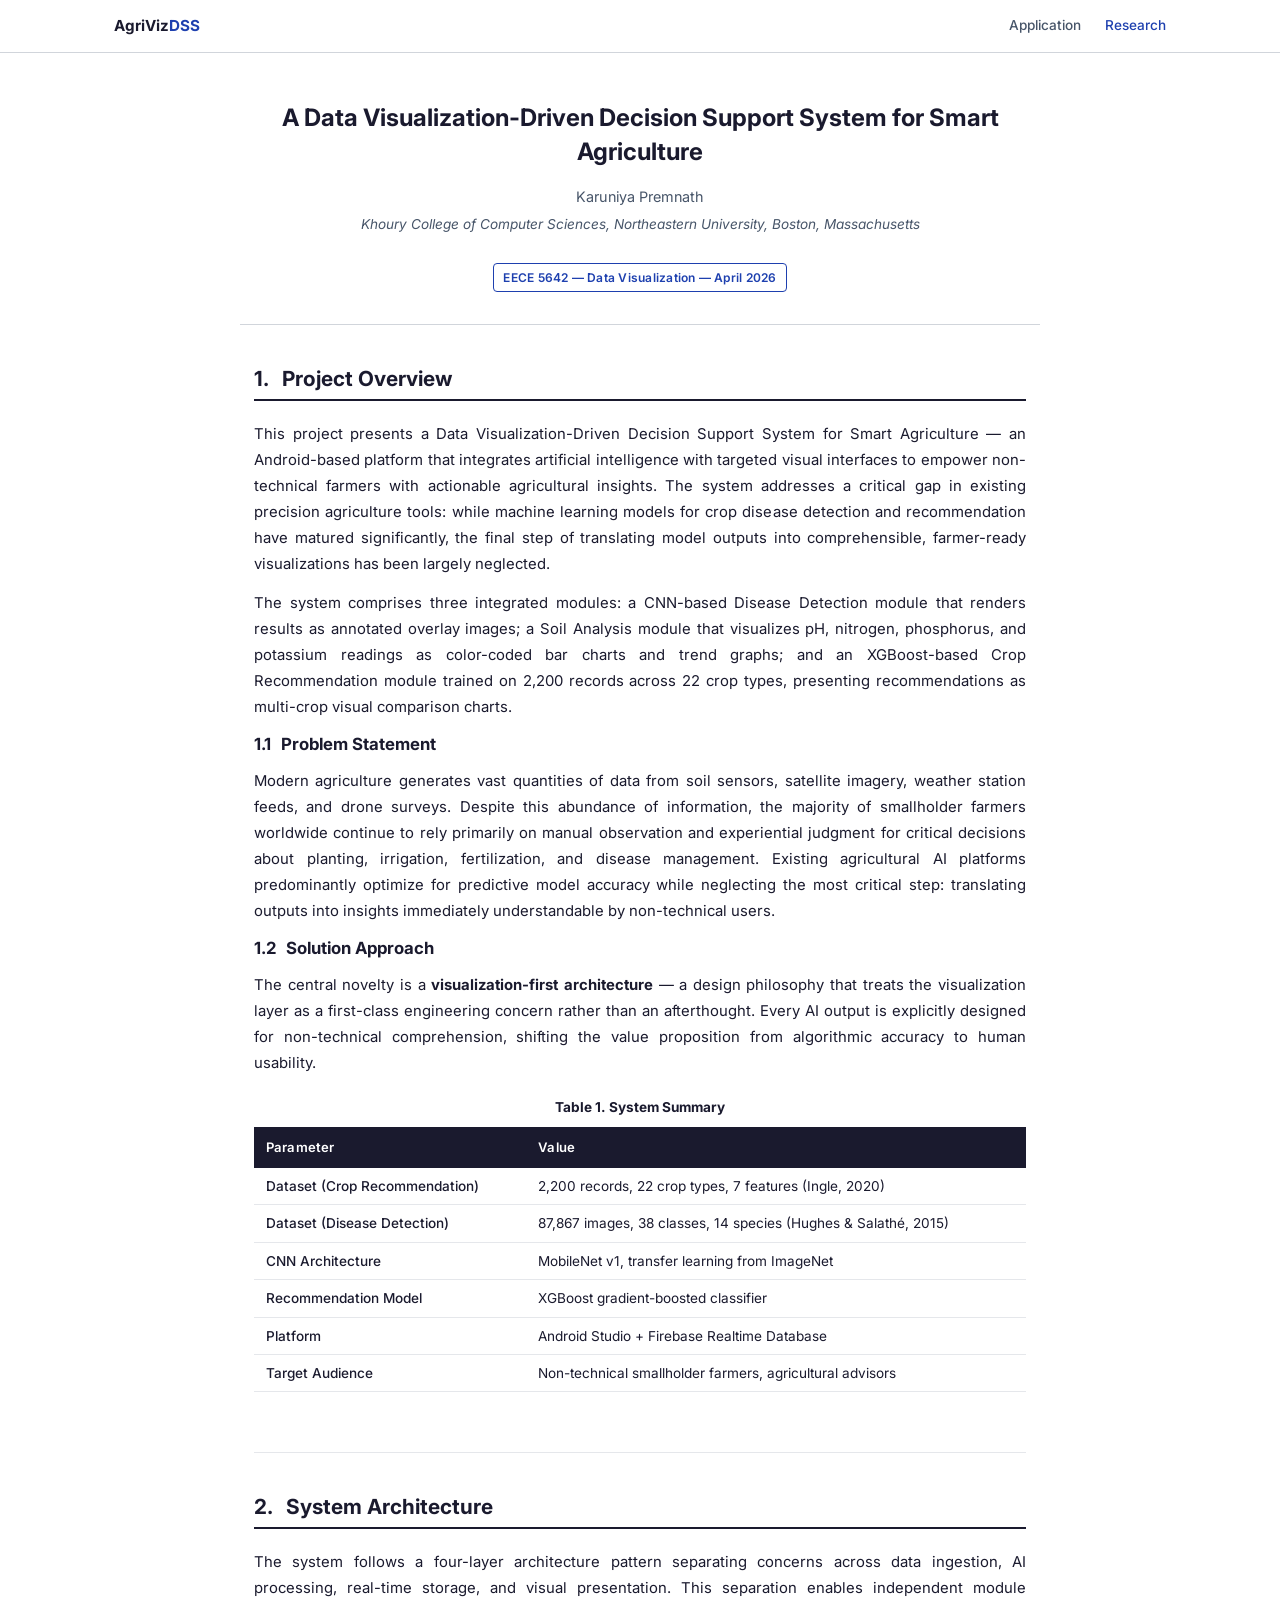
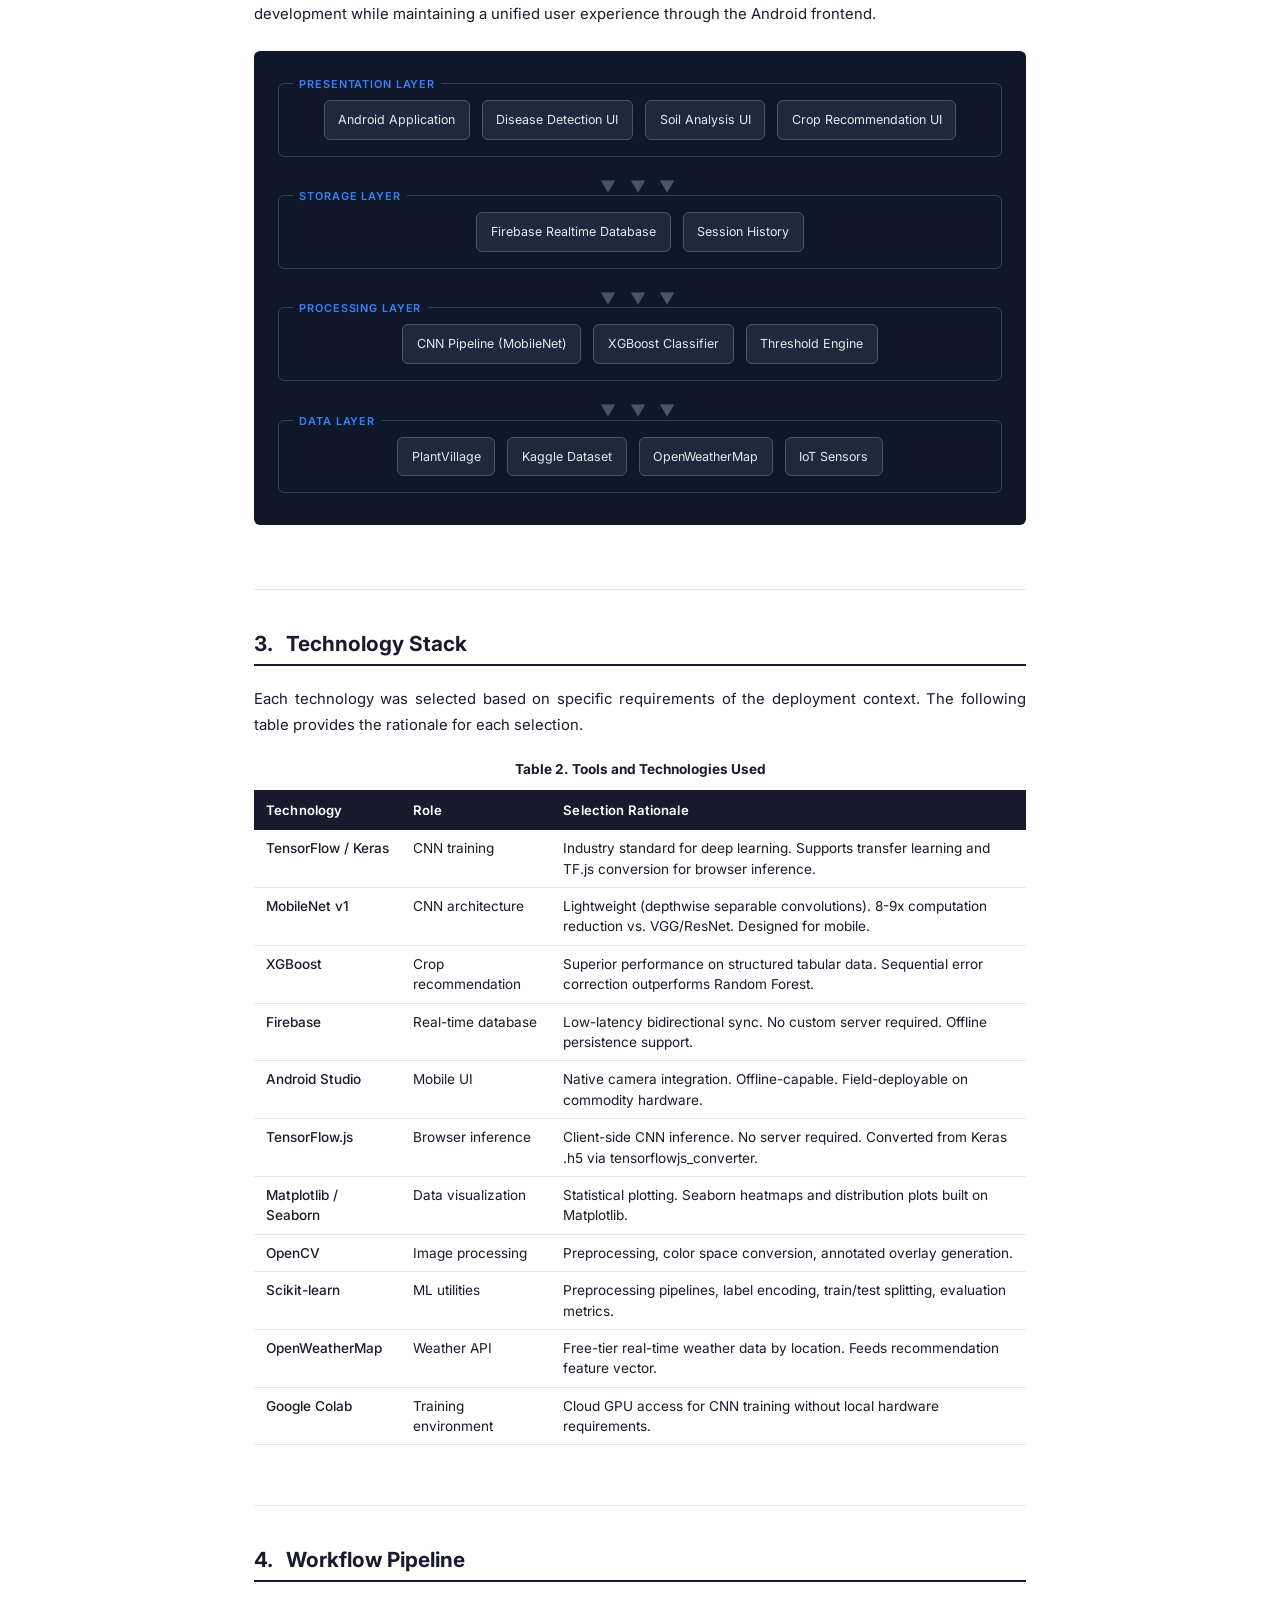
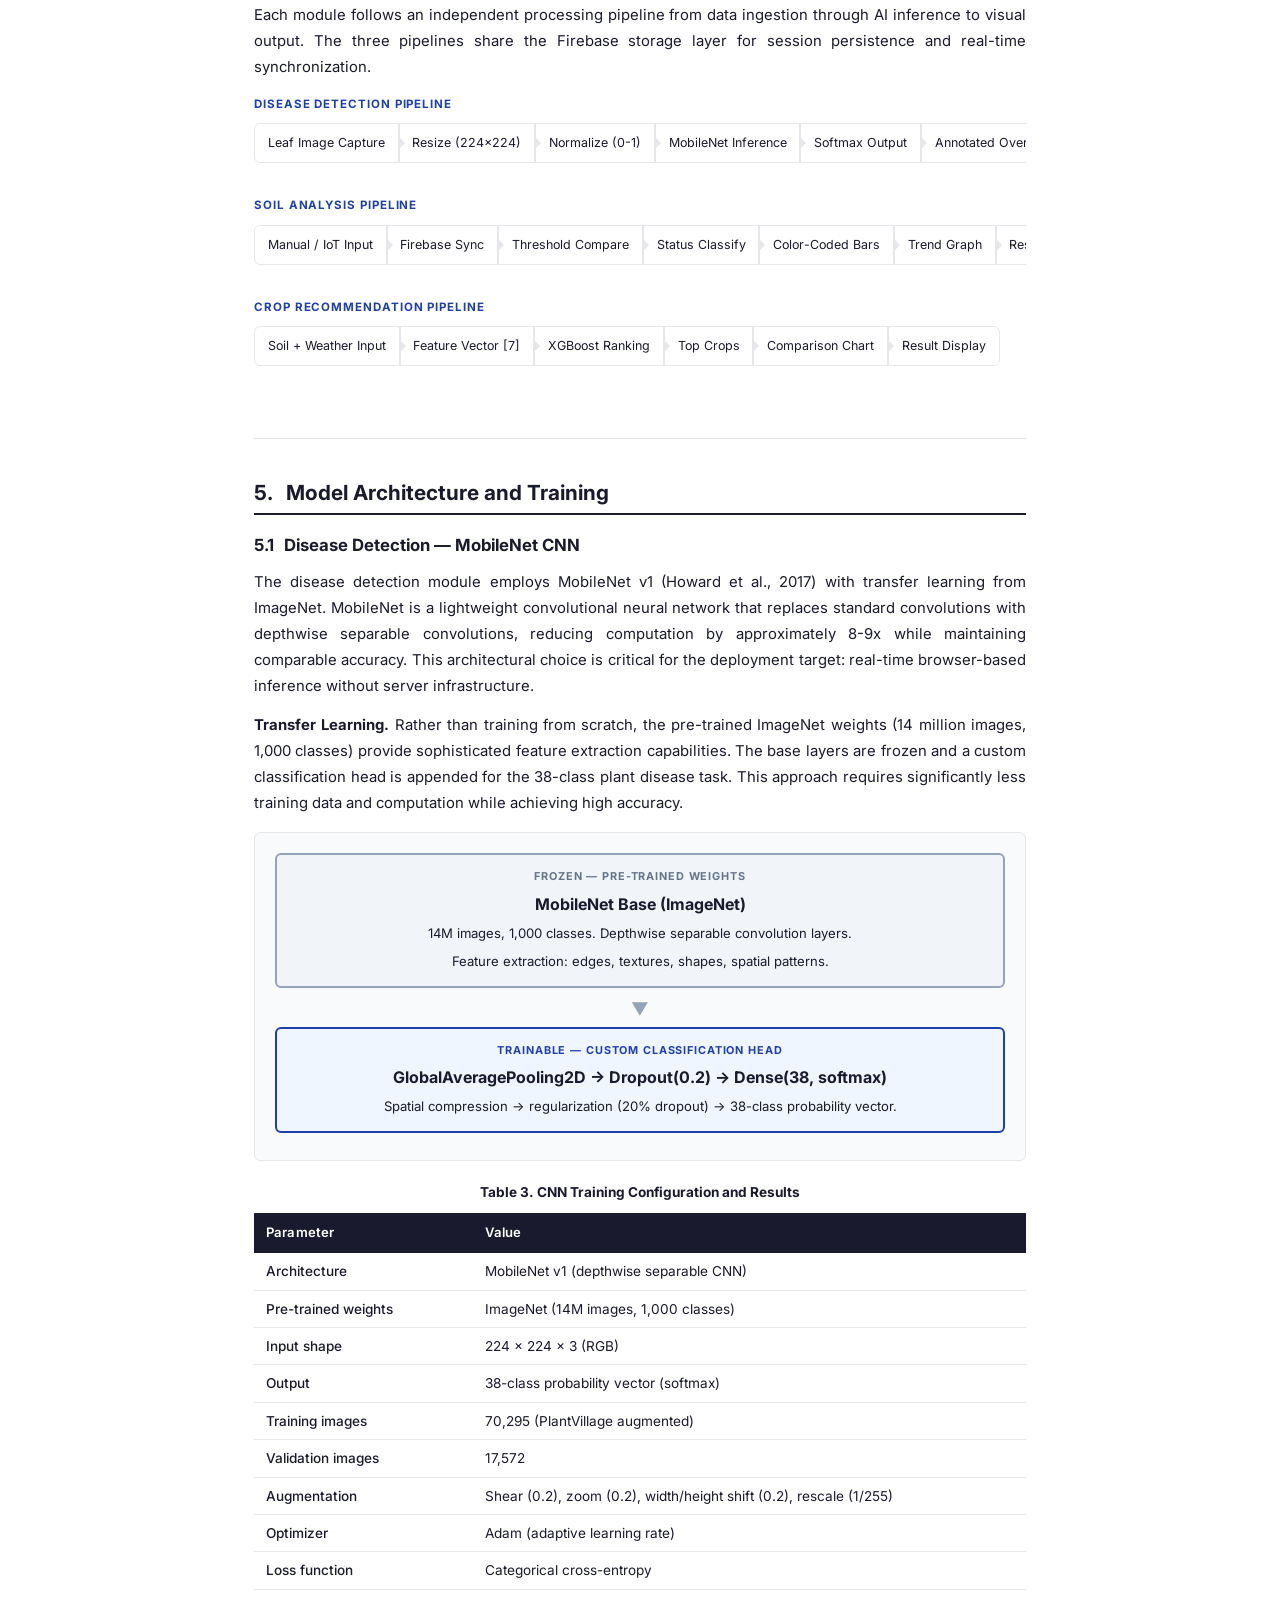
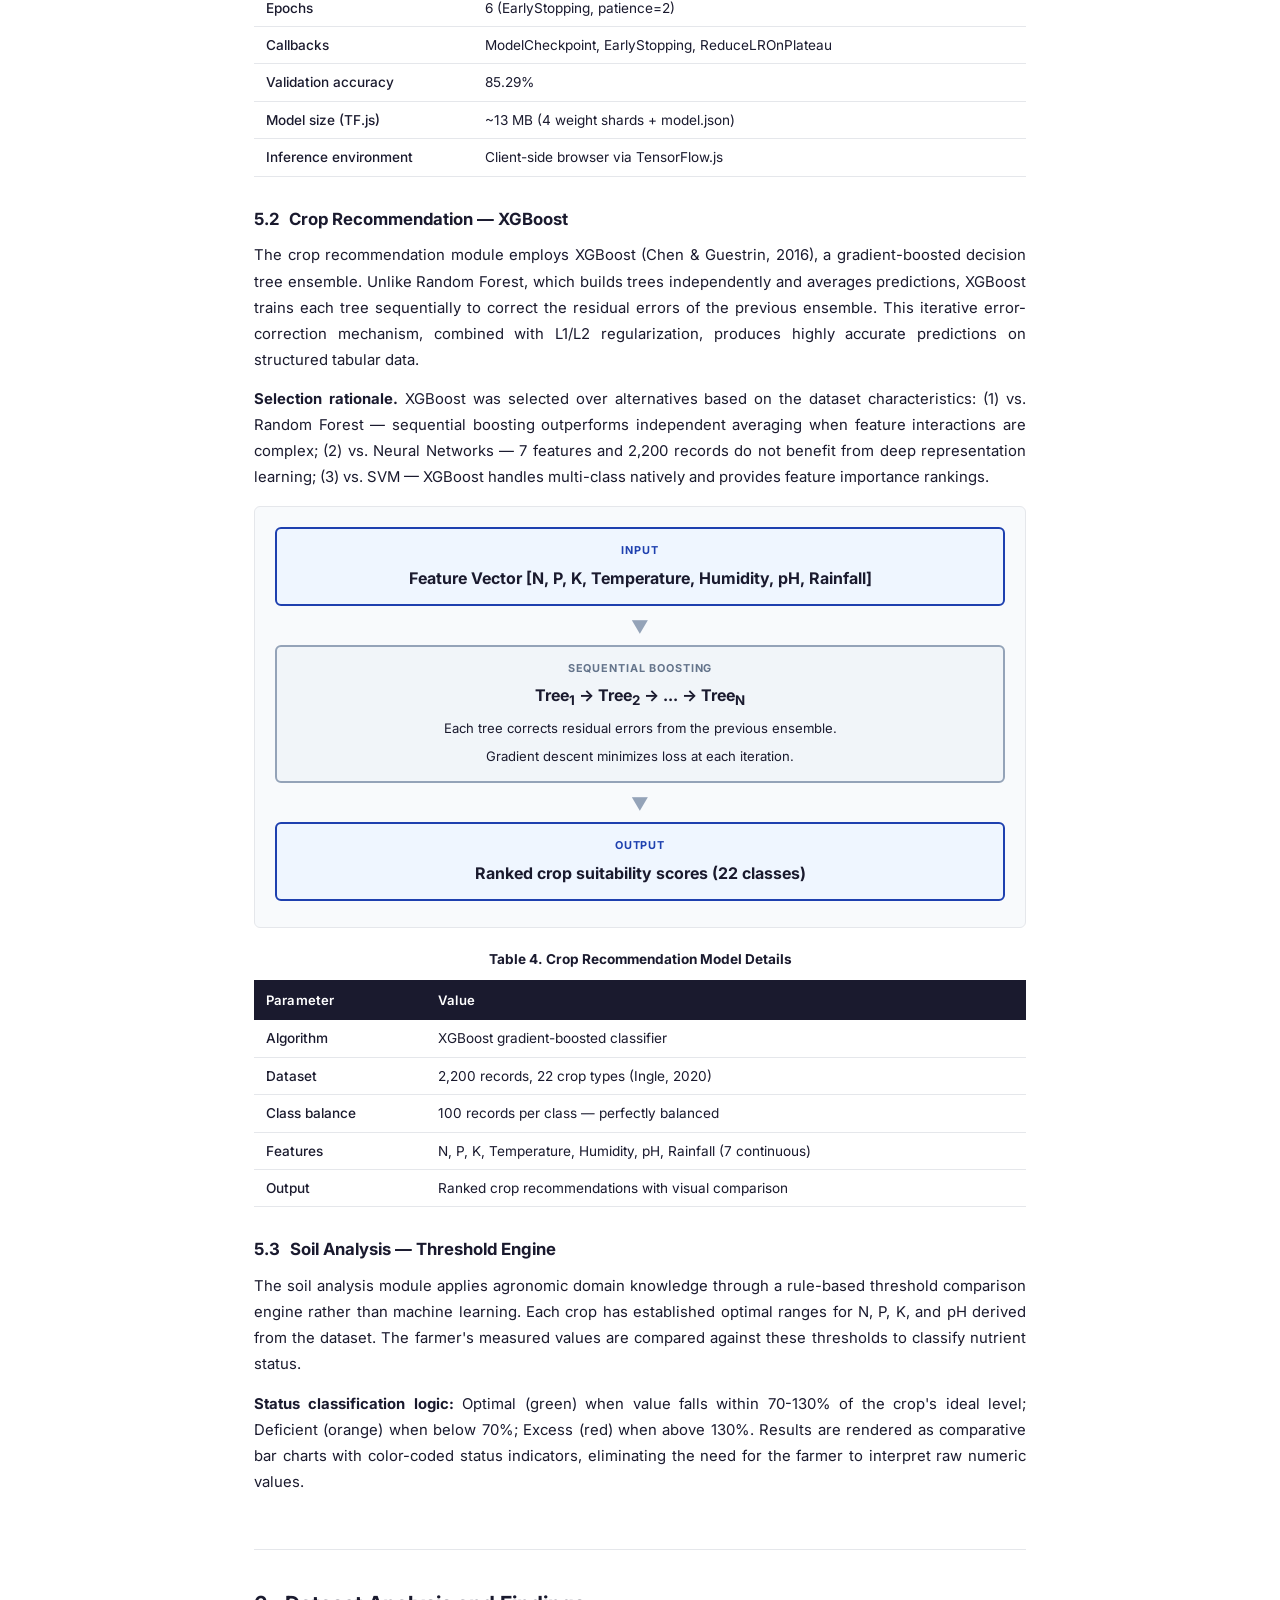
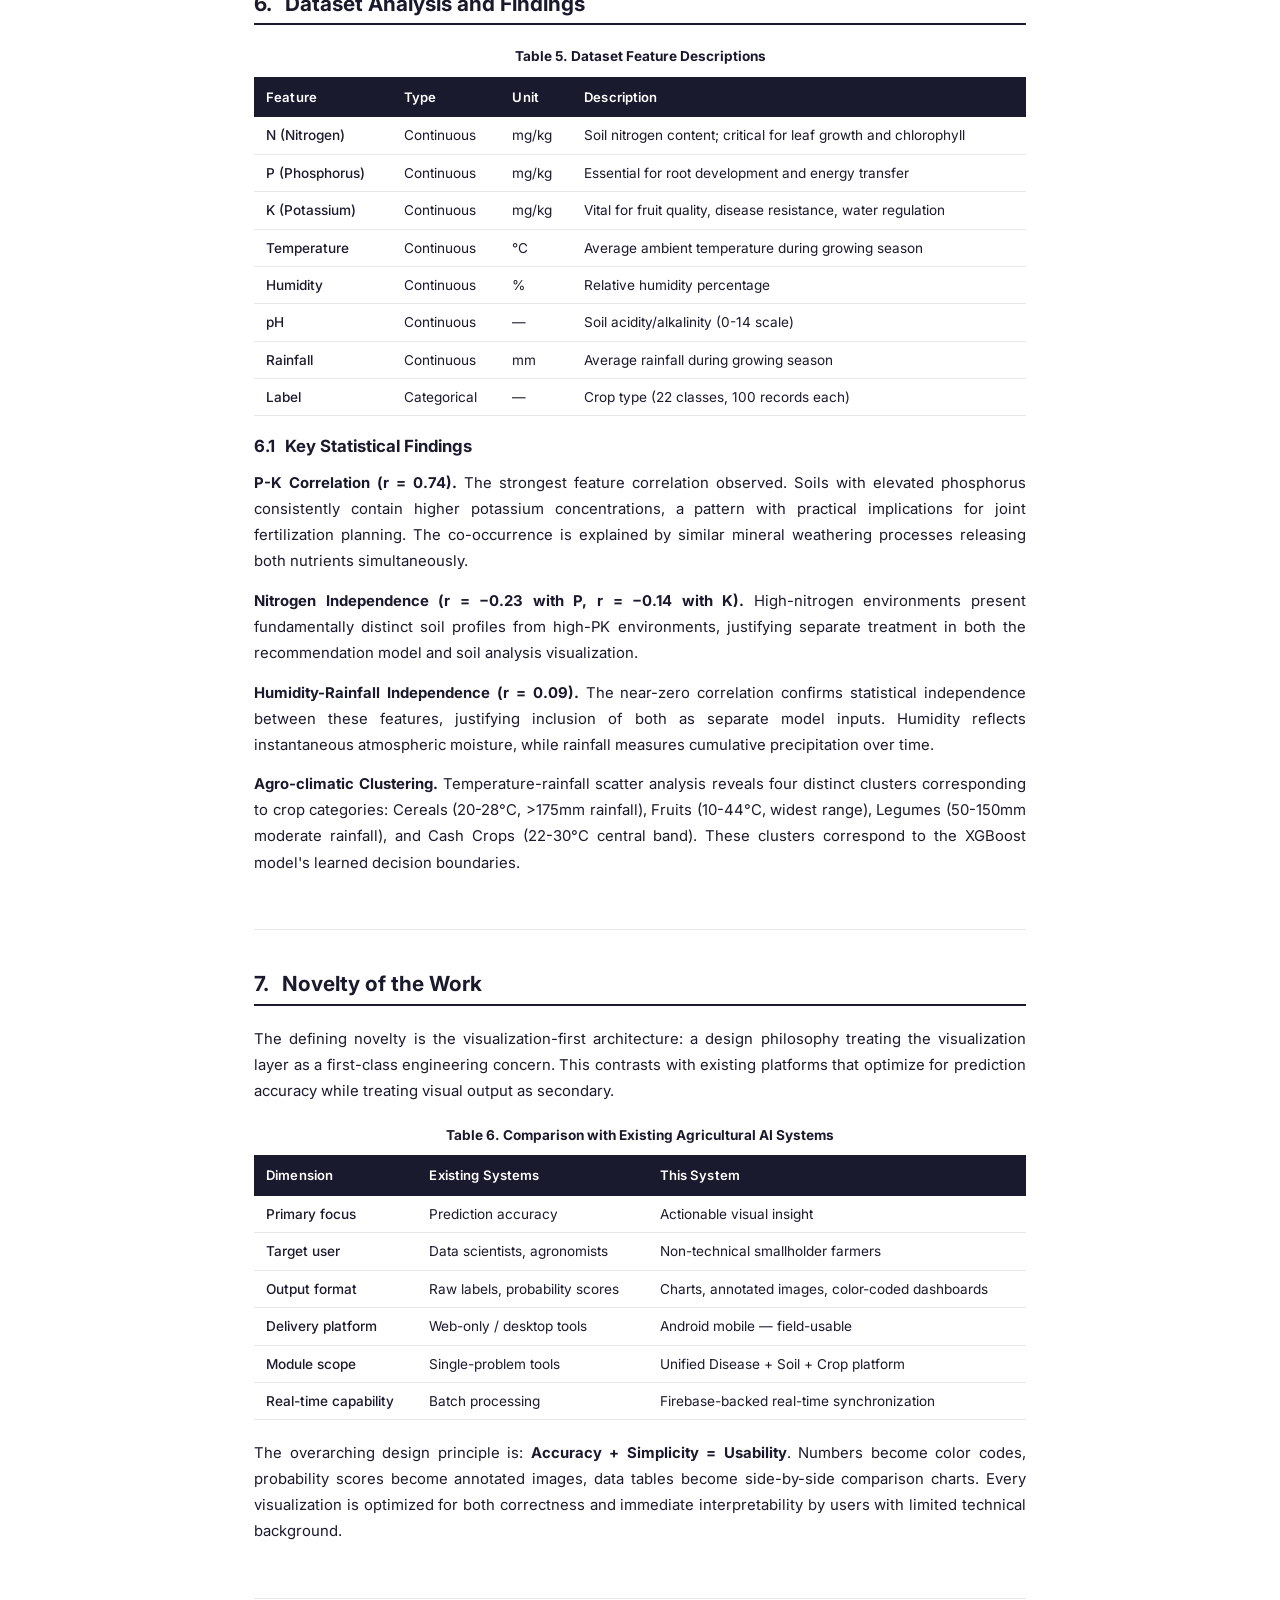
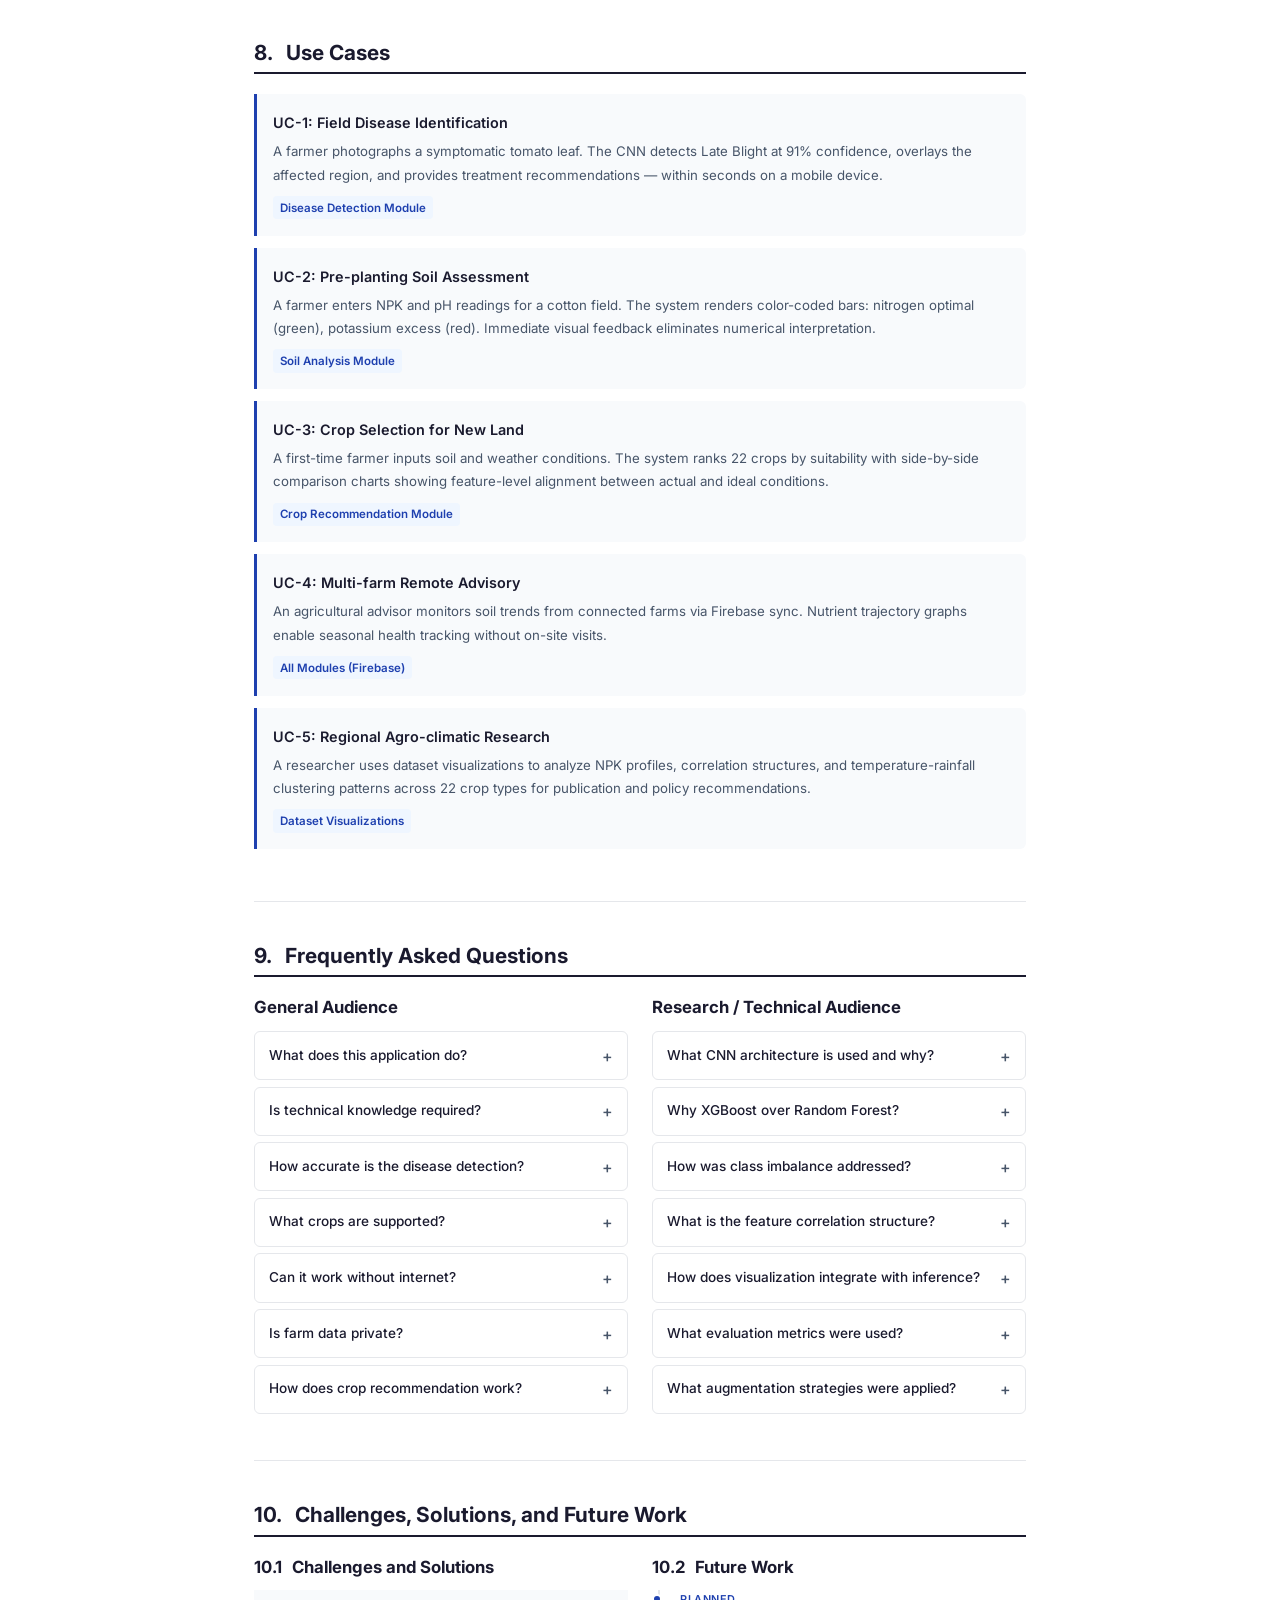
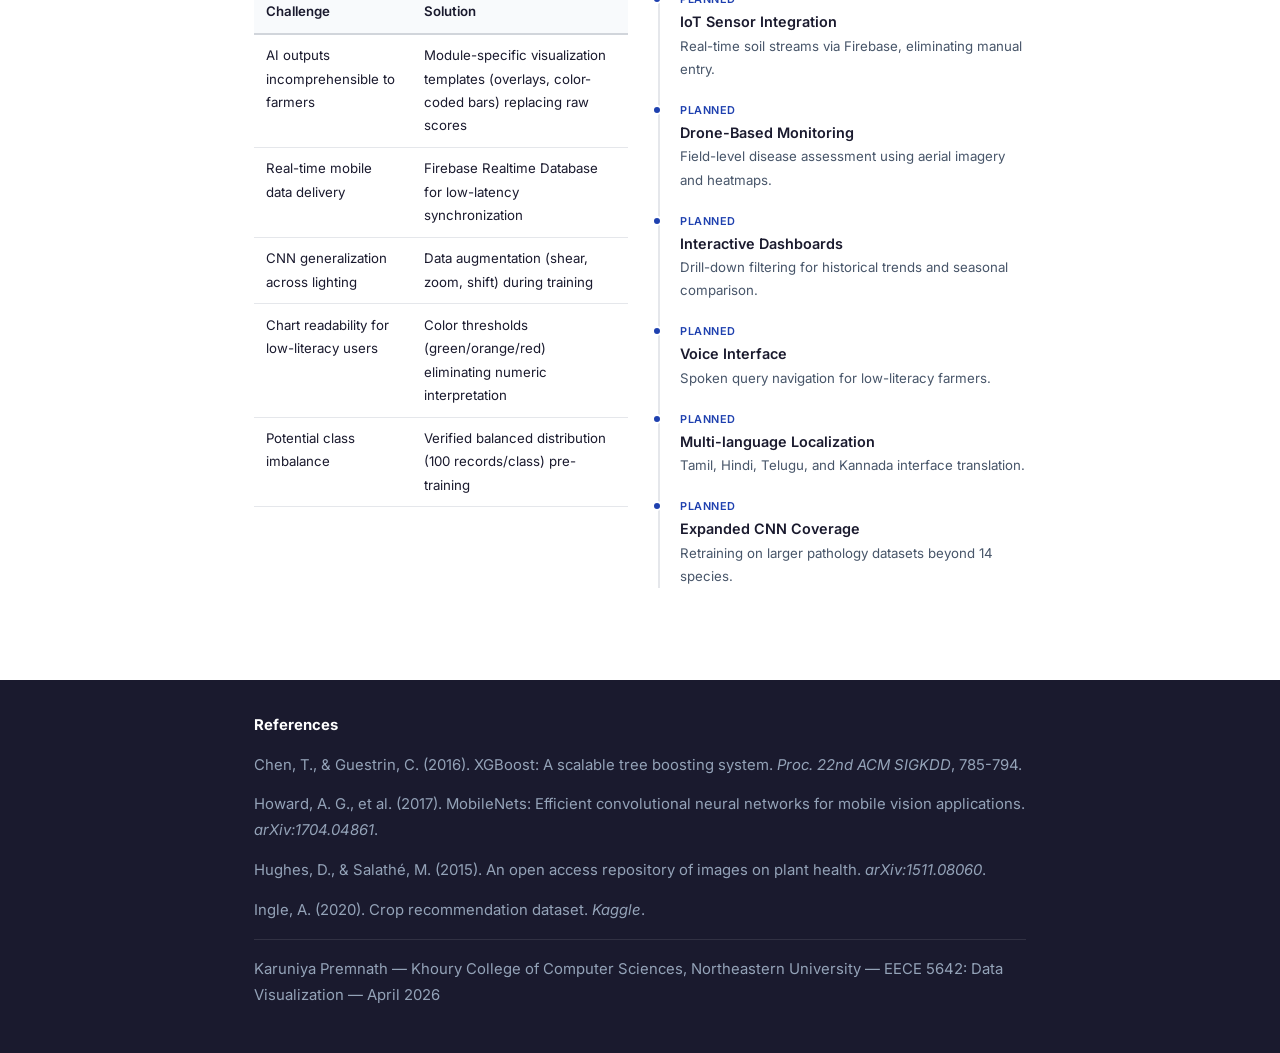
<file: about.html>
<!DOCTYPE html>
<html lang="en">
<head>
  <meta charset="UTF-8">
  <meta name="viewport" content="width=device-width, initial-scale=1.0">
  <title>About — Smart Agriculture DSS</title>
  <link rel="preconnect" href="https://fonts.googleapis.com">
  <link href="https://fonts.googleapis.com/css2?family=Inter:wght@400;500;600;700&display=swap" rel="stylesheet">
  <link rel="stylesheet" href="css/style.css">
</head>
<body>

  <!-- Navbar -->
  <nav class="research-navbar">
    <div class="container">
      <a href="index.html" class="research-nav-brand">AgriViz<span>DSS</span></a>
      <div class="research-nav-links" id="navLinks">
        <a href="index.html">Application</a>
        <a href="about.html" class="active">Research</a>
      </div>
      <button class="hamburger" id="hamburger" aria-label="Menu">
        <span></span><span></span><span></span>
      </button>
    </div>
  </nav>

  <!-- Paper Header -->
  <header class="research-header">
    <h1>A Data Visualization-Driven Decision Support System for Smart Agriculture</h1>
    <p class="author">Karuniya Premnath</p>
    <p class="affiliation">Khoury College of Computer Sciences, Northeastern University, Boston, Massachusetts</p>
    <div class="course-tag">EECE 5642 &mdash; Data Visualization &mdash; April 2026</div>
  </header>

  <div class="research-content">

    <!-- 1. Project Overview -->
    <section class="research-section" id="overview">
      <h2><span class="section-number">1.</span> Project Overview</h2>

      <p>This project presents a Data Visualization-Driven Decision Support System for Smart Agriculture &mdash; an Android-based platform that integrates artificial intelligence with targeted visual interfaces to empower non-technical farmers with actionable agricultural insights. The system addresses a critical gap in existing precision agriculture tools: while machine learning models for crop disease detection and recommendation have matured significantly, the final step of translating model outputs into comprehensible, farmer-ready visualizations has been largely neglected.</p>

      <p>The system comprises three integrated modules: a CNN-based Disease Detection module that renders results as annotated overlay images; a Soil Analysis module that visualizes pH, nitrogen, phosphorus, and potassium readings as color-coded bar charts and trend graphs; and an XGBoost-based Crop Recommendation module trained on 2,200 records across 22 crop types, presenting recommendations as multi-crop visual comparison charts.</p>

      <h3><span class="subsection-number">1.1</span> Problem Statement</h3>
      <p>Modern agriculture generates vast quantities of data from soil sensors, satellite imagery, weather station feeds, and drone surveys. Despite this abundance of information, the majority of smallholder farmers worldwide continue to rely primarily on manual observation and experiential judgment for critical decisions about planting, irrigation, fertilization, and disease management. Existing agricultural AI platforms predominantly optimize for predictive model accuracy while neglecting the most critical step: translating outputs into insights immediately understandable by non-technical users.</p>

      <h3><span class="subsection-number">1.2</span> Solution Approach</h3>
      <p>The central novelty is a <strong>visualization-first architecture</strong> &mdash; a design philosophy that treats the visualization layer as a first-class engineering concern rather than an afterthought. Every AI output is explicitly designed for non-technical comprehension, shifting the value proposition from algorithmic accuracy to human usability.</p>

      <table class="ieee-table">
        <caption>Table 1. System Summary</caption>
        <thead><tr><th>Parameter</th><th>Value</th></tr></thead>
        <tbody>
          <tr><td>Dataset (Crop Recommendation)</td><td>2,200 records, 22 crop types, 7 features (Ingle, 2020)</td></tr>
          <tr><td>Dataset (Disease Detection)</td><td>87,867 images, 38 classes, 14 species (Hughes &amp; Salath&eacute;, 2015)</td></tr>
          <tr><td>CNN Architecture</td><td>MobileNet v1, transfer learning from ImageNet</td></tr>
          <tr><td>Recommendation Model</td><td>XGBoost gradient-boosted classifier</td></tr>
          <tr><td>Platform</td><td>Android Studio + Firebase Realtime Database</td></tr>
          <tr><td>Target Audience</td><td>Non-technical smallholder farmers, agricultural advisors</td></tr>
        </tbody>
      </table>
    </section>

    <!-- 2. System Architecture -->
    <section class="research-section" id="architecture">
      <h2><span class="section-number">2.</span> System Architecture</h2>

      <p>The system follows a four-layer architecture pattern separating concerns across data ingestion, AI processing, real-time storage, and visual presentation. This separation enables independent module development while maintaining a unified user experience through the Android frontend.</p>

      <div class="research-diagram">
        <div class="arch-layer">
          <div class="arch-layer-tag">Presentation Layer</div>
          <div class="arch-layer-content">
            <div class="arch-box">Android Application<div class="arch-tooltip"><strong>Android Studio.</strong> Native mobile interface for field-usable access to all visualization modules. Chosen for offline capability and camera integration.</div></div>
            <div class="arch-box">Disease Detection UI<div class="arch-tooltip"><strong>Annotated Overlay.</strong> CNN results rendered as colored overlays on original leaf images with disease label and confidence indicator.</div></div>
            <div class="arch-box">Soil Analysis UI<div class="arch-tooltip"><strong>Color-Coded Charts.</strong> NPK/pH values as bars against crop thresholds. Green = optimal, Orange = deficient, Red = excess.</div></div>
            <div class="arch-box">Crop Recommendation UI<div class="arch-tooltip"><strong>Comparison Charts.</strong> Multi-crop visual comparison of farmer's values vs. ideal crop profiles.</div></div>
          </div>
        </div>
        <div class="arch-arrow">&#9660; &#9660; &#9660;</div>
        <div class="arch-layer">
          <div class="arch-layer-tag">Storage Layer</div>
          <div class="arch-layer-content">
            <div class="arch-box">Firebase Realtime Database<div class="arch-tooltip"><strong>Real-time Sync.</strong> Low-latency bidirectional synchronization. Supports live chart updates and offline persistence.</div></div>
            <div class="arch-box">Session History<div class="arch-tooltip"><strong>Trend Tracking.</strong> Successive soil readings stored for trend visualization across growing seasons.</div></div>
          </div>
        </div>
        <div class="arch-arrow">&#9660; &#9660; &#9660;</div>
        <div class="arch-layer">
          <div class="arch-layer-tag">Processing Layer</div>
          <div class="arch-layer-content">
            <div class="arch-box">CNN Pipeline (MobileNet)<div class="arch-tooltip"><strong>Disease Classification.</strong> Transfer learning model. Preprocessing (224x224, normalize) + inference + overlay generation.</div></div>
            <div class="arch-box">XGBoost Classifier<div class="arch-tooltip"><strong>Crop Ranking.</strong> Gradient-boosted ensemble on 7-feature input. Ranks 22 crop types by suitability.</div></div>
            <div class="arch-box">Threshold Engine<div class="arch-tooltip"><strong>Soil Status.</strong> Rule-based comparison against crop-specific optimal ranges. Outputs status codes.</div></div>
          </div>
        </div>
        <div class="arch-arrow">&#9660; &#9660; &#9660;</div>
        <div class="arch-layer">
          <div class="arch-layer-tag">Data Layer</div>
          <div class="arch-layer-content">
            <div class="arch-box">PlantVillage<div class="arch-tooltip"><strong>Disease Images.</strong> Hughes &amp; Salath&eacute; (2015). 87,867 images, 38 classes, 14 crop species.</div></div>
            <div class="arch-box">Kaggle Dataset<div class="arch-tooltip"><strong>Crop Data.</strong> Ingle (2020). 2,200 records, 22 crops, balanced at 100 records/class.</div></div>
            <div class="arch-box">OpenWeatherMap<div class="arch-tooltip"><strong>Weather API.</strong> Real-time temperature, humidity, rainfall by location.</div></div>
            <div class="arch-box">IoT Sensors<div class="arch-tooltip"><strong>Future.</strong> Planned real-time soil sensor integration via Firebase.</div></div>
          </div>
        </div>
      </div>
    </section>

    <!-- 3. Technology Stack -->
    <section class="research-section" id="tech-stack">
      <h2><span class="section-number">3.</span> Technology Stack</h2>

      <p>Each technology was selected based on specific requirements of the deployment context. The following table provides the rationale for each selection.</p>

      <table class="ieee-table">
        <caption>Table 2. Tools and Technologies Used</caption>
        <thead><tr><th>Technology</th><th>Role</th><th>Selection Rationale</th></tr></thead>
        <tbody>
          <tr><td>TensorFlow / Keras</td><td>CNN training</td><td>Industry standard for deep learning. Supports transfer learning and TF.js conversion for browser inference.</td></tr>
          <tr><td>MobileNet v1</td><td>CNN architecture</td><td>Lightweight (depthwise separable convolutions). 8-9x computation reduction vs. VGG/ResNet. Designed for mobile.</td></tr>
          <tr><td>XGBoost</td><td>Crop recommendation</td><td>Superior performance on structured tabular data. Sequential error correction outperforms Random Forest.</td></tr>
          <tr><td>Firebase</td><td>Real-time database</td><td>Low-latency bidirectional sync. No custom server required. Offline persistence support.</td></tr>
          <tr><td>Android Studio</td><td>Mobile UI</td><td>Native camera integration. Offline-capable. Field-deployable on commodity hardware.</td></tr>
          <tr><td>TensorFlow.js</td><td>Browser inference</td><td>Client-side CNN inference. No server required. Converted from Keras .h5 via tensorflowjs_converter.</td></tr>
          <tr><td>Matplotlib / Seaborn</td><td>Data visualization</td><td>Statistical plotting. Seaborn heatmaps and distribution plots built on Matplotlib.</td></tr>
          <tr><td>OpenCV</td><td>Image processing</td><td>Preprocessing, color space conversion, annotated overlay generation.</td></tr>
          <tr><td>Scikit-learn</td><td>ML utilities</td><td>Preprocessing pipelines, label encoding, train/test splitting, evaluation metrics.</td></tr>
          <tr><td>OpenWeatherMap</td><td>Weather API</td><td>Free-tier real-time weather data by location. Feeds recommendation feature vector.</td></tr>
          <tr><td>Google Colab</td><td>Training environment</td><td>Cloud GPU access for CNN training without local hardware requirements.</td></tr>
        </tbody>
      </table>
    </section>

    <!-- 4. Workflow Pipeline -->
    <section class="research-section" id="workflow">
      <h2><span class="section-number">4.</span> Workflow Pipeline</h2>

      <p>Each module follows an independent processing pipeline from data ingestion through AI inference to visual output. The three pipelines share the Firebase storage layer for session persistence and real-time synchronization.</p>

      <div class="pipeline">
        <div class="pipeline-label">Disease Detection Pipeline</div>
        <div class="pipeline-steps">
          <div class="pipeline-step">Leaf Image Capture</div>
          <div class="pipeline-step">Resize (224x224)</div>
          <div class="pipeline-step">Normalize (0-1)</div>
          <div class="pipeline-step">MobileNet Inference</div>
          <div class="pipeline-step">Softmax Output</div>
          <div class="pipeline-step">Annotated Overlay</div>
          <div class="pipeline-step">Result Display</div>
        </div>
      </div>
      <div class="pipeline">
        <div class="pipeline-label">Soil Analysis Pipeline</div>
        <div class="pipeline-steps">
          <div class="pipeline-step">Manual / IoT Input</div>
          <div class="pipeline-step">Firebase Sync</div>
          <div class="pipeline-step">Threshold Compare</div>
          <div class="pipeline-step">Status Classify</div>
          <div class="pipeline-step">Color-Coded Bars</div>
          <div class="pipeline-step">Trend Graph</div>
          <div class="pipeline-step">Result Display</div>
        </div>
      </div>
      <div class="pipeline">
        <div class="pipeline-label">Crop Recommendation Pipeline</div>
        <div class="pipeline-steps">
          <div class="pipeline-step">Soil + Weather Input</div>
          <div class="pipeline-step">Feature Vector [7]</div>
          <div class="pipeline-step">XGBoost Ranking</div>
          <div class="pipeline-step">Top Crops</div>
          <div class="pipeline-step">Comparison Chart</div>
          <div class="pipeline-step">Result Display</div>
        </div>
      </div>
    </section>

    <!-- 5. Model Explanation -->
    <section class="research-section" id="models">
      <h2><span class="section-number">5.</span> Model Architecture and Training</h2>

      <!-- 5.1 MobileNet CNN -->
      <h3><span class="subsection-number">5.1</span> Disease Detection &mdash; MobileNet CNN</h3>

      <p>The disease detection module employs MobileNet v1 (Howard et al., 2017) with transfer learning from ImageNet. MobileNet is a lightweight convolutional neural network that replaces standard convolutions with depthwise separable convolutions, reducing computation by approximately 8-9x while maintaining comparable accuracy. This architectural choice is critical for the deployment target: real-time browser-based inference without server infrastructure.</p>

      <p><strong>Transfer Learning.</strong> Rather than training from scratch, the pre-trained ImageNet weights (14 million images, 1,000 classes) provide sophisticated feature extraction capabilities. The base layers are frozen and a custom classification head is appended for the 38-class plant disease task. This approach requires significantly less training data and computation while achieving high accuracy.</p>

      <div class="model-flow">
        <div class="model-block frozen">
          <div class="model-block-label frozen">Frozen &mdash; Pre-trained Weights</div>
          <strong>MobileNet Base (ImageNet)</strong><br>
          <span style="font-size:0.82rem; color:var(--r-text-secondary);">14M images, 1,000 classes. Depthwise separable convolution layers.<br>Feature extraction: edges, textures, shapes, spatial patterns.</span>
        </div>
        <div class="model-arrow">&#9660;</div>
        <div class="model-block trainable">
          <div class="model-block-label trainable">Trainable &mdash; Custom Classification Head</div>
          <strong>GlobalAveragePooling2D &rarr; Dropout(0.2) &rarr; Dense(38, softmax)</strong><br>
          <span style="font-size:0.82rem; color:var(--r-text-secondary);">Spatial compression &rarr; regularization (20% dropout) &rarr; 38-class probability vector.</span>
        </div>
      </div>

      <table class="ieee-table">
        <caption>Table 3. CNN Training Configuration and Results</caption>
        <thead><tr><th>Parameter</th><th>Value</th></tr></thead>
        <tbody>
          <tr><td>Architecture</td><td>MobileNet v1 (depthwise separable CNN)</td></tr>
          <tr><td>Pre-trained weights</td><td>ImageNet (14M images, 1,000 classes)</td></tr>
          <tr><td>Input shape</td><td>224 &times; 224 &times; 3 (RGB)</td></tr>
          <tr><td>Output</td><td>38-class probability vector (softmax)</td></tr>
          <tr><td>Training images</td><td>70,295 (PlantVillage augmented)</td></tr>
          <tr><td>Validation images</td><td>17,572</td></tr>
          <tr><td>Augmentation</td><td>Shear (0.2), zoom (0.2), width/height shift (0.2), rescale (1/255)</td></tr>
          <tr><td>Optimizer</td><td>Adam (adaptive learning rate)</td></tr>
          <tr><td>Loss function</td><td>Categorical cross-entropy</td></tr>
          <tr><td>Epochs</td><td>6 (EarlyStopping, patience=2)</td></tr>
          <tr><td>Callbacks</td><td>ModelCheckpoint, EarlyStopping, ReduceLROnPlateau</td></tr>
          <tr><td>Validation accuracy</td><td>85.29%</td></tr>
          <tr><td>Model size (TF.js)</td><td>~13 MB (4 weight shards + model.json)</td></tr>
          <tr><td>Inference environment</td><td>Client-side browser via TensorFlow.js</td></tr>
        </tbody>
      </table>

      <!-- 5.2 XGBoost -->
      <h3 style="margin-top:2rem;"><span class="subsection-number">5.2</span> Crop Recommendation &mdash; XGBoost</h3>

      <p>The crop recommendation module employs XGBoost (Chen &amp; Guestrin, 2016), a gradient-boosted decision tree ensemble. Unlike Random Forest, which builds trees independently and averages predictions, XGBoost trains each tree sequentially to correct the residual errors of the previous ensemble. This iterative error-correction mechanism, combined with L1/L2 regularization, produces highly accurate predictions on structured tabular data.</p>

      <p><strong>Selection rationale.</strong> XGBoost was selected over alternatives based on the dataset characteristics: (1) vs. Random Forest &mdash; sequential boosting outperforms independent averaging when feature interactions are complex; (2) vs. Neural Networks &mdash; 7 features and 2,200 records do not benefit from deep representation learning; (3) vs. SVM &mdash; XGBoost handles multi-class natively and provides feature importance rankings.</p>

      <div class="model-flow">
        <div class="model-block trainable">
          <div class="model-block-label trainable">Input</div>
          <strong>Feature Vector [N, P, K, Temperature, Humidity, pH, Rainfall]</strong>
        </div>
        <div class="model-arrow">&#9660;</div>
        <div class="model-block frozen">
          <div class="model-block-label frozen">Sequential Boosting</div>
          <strong>Tree<sub>1</sub> &rarr; Tree<sub>2</sub> &rarr; ... &rarr; Tree<sub>N</sub></strong><br>
          <span style="font-size:0.82rem; color:var(--r-text-secondary);">Each tree corrects residual errors from the previous ensemble.<br>Gradient descent minimizes loss at each iteration.</span>
        </div>
        <div class="model-arrow">&#9660;</div>
        <div class="model-block trainable">
          <div class="model-block-label trainable">Output</div>
          <strong>Ranked crop suitability scores (22 classes)</strong>
        </div>
      </div>

      <table class="ieee-table">
        <caption>Table 4. Crop Recommendation Model Details</caption>
        <thead><tr><th>Parameter</th><th>Value</th></tr></thead>
        <tbody>
          <tr><td>Algorithm</td><td>XGBoost gradient-boosted classifier</td></tr>
          <tr><td>Dataset</td><td>2,200 records, 22 crop types (Ingle, 2020)</td></tr>
          <tr><td>Class balance</td><td>100 records per class &mdash; perfectly balanced</td></tr>
          <tr><td>Features</td><td>N, P, K, Temperature, Humidity, pH, Rainfall (7 continuous)</td></tr>
          <tr><td>Output</td><td>Ranked crop recommendations with visual comparison</td></tr>
        </tbody>
      </table>

      <!-- 5.3 Soil Analysis -->
      <h3 style="margin-top:2rem;"><span class="subsection-number">5.3</span> Soil Analysis &mdash; Threshold Engine</h3>

      <p>The soil analysis module applies agronomic domain knowledge through a rule-based threshold comparison engine rather than machine learning. Each crop has established optimal ranges for N, P, K, and pH derived from the dataset. The farmer's measured values are compared against these thresholds to classify nutrient status.</p>

      <p><strong>Status classification logic:</strong> Optimal (green) when value falls within 70-130% of the crop's ideal level; Deficient (orange) when below 70%; Excess (red) when above 130%. Results are rendered as comparative bar charts with color-coded status indicators, eliminating the need for the farmer to interpret raw numeric values.</p>
    </section>

    <!-- 6. Dataset Analysis -->
    <section class="research-section" id="dataset">
      <h2><span class="section-number">6.</span> Dataset Analysis and Findings</h2>

      <table class="ieee-table">
        <caption>Table 5. Dataset Feature Descriptions</caption>
        <thead><tr><th>Feature</th><th>Type</th><th>Unit</th><th>Description</th></tr></thead>
        <tbody>
          <tr><td>N (Nitrogen)</td><td>Continuous</td><td>mg/kg</td><td>Soil nitrogen content; critical for leaf growth and chlorophyll</td></tr>
          <tr><td>P (Phosphorus)</td><td>Continuous</td><td>mg/kg</td><td>Essential for root development and energy transfer</td></tr>
          <tr><td>K (Potassium)</td><td>Continuous</td><td>mg/kg</td><td>Vital for fruit quality, disease resistance, water regulation</td></tr>
          <tr><td>Temperature</td><td>Continuous</td><td>&deg;C</td><td>Average ambient temperature during growing season</td></tr>
          <tr><td>Humidity</td><td>Continuous</td><td>%</td><td>Relative humidity percentage</td></tr>
          <tr><td>pH</td><td>Continuous</td><td>&mdash;</td><td>Soil acidity/alkalinity (0-14 scale)</td></tr>
          <tr><td>Rainfall</td><td>Continuous</td><td>mm</td><td>Average rainfall during growing season</td></tr>
          <tr><td>Label</td><td>Categorical</td><td>&mdash;</td><td>Crop type (22 classes, 100 records each)</td></tr>
        </tbody>
      </table>

      <h3><span class="subsection-number">6.1</span> Key Statistical Findings</h3>

      <p><strong>P-K Correlation (r = 0.74).</strong> The strongest feature correlation observed. Soils with elevated phosphorus consistently contain higher potassium concentrations, a pattern with practical implications for joint fertilization planning. The co-occurrence is explained by similar mineral weathering processes releasing both nutrients simultaneously.</p>

      <p><strong>Nitrogen Independence (r = &minus;0.23 with P, r = &minus;0.14 with K).</strong> High-nitrogen environments present fundamentally distinct soil profiles from high-PK environments, justifying separate treatment in both the recommendation model and soil analysis visualization.</p>

      <p><strong>Humidity-Rainfall Independence (r = 0.09).</strong> The near-zero correlation confirms statistical independence between these features, justifying inclusion of both as separate model inputs. Humidity reflects instantaneous atmospheric moisture, while rainfall measures cumulative precipitation over time.</p>

      <p><strong>Agro-climatic Clustering.</strong> Temperature-rainfall scatter analysis reveals four distinct clusters corresponding to crop categories: Cereals (20-28&deg;C, &gt;175mm rainfall), Fruits (10-44&deg;C, widest range), Legumes (50-150mm moderate rainfall), and Cash Crops (22-30&deg;C central band). These clusters correspond to the XGBoost model's learned decision boundaries.</p>
    </section>

    <!-- 7. Novelty -->
    <section class="research-section" id="novelty">
      <h2><span class="section-number">7.</span> Novelty of the Work</h2>

      <p>The defining novelty is the visualization-first architecture: a design philosophy treating the visualization layer as a first-class engineering concern. This contrasts with existing platforms that optimize for prediction accuracy while treating visual output as secondary.</p>

      <table class="ieee-table">
        <caption>Table 6. Comparison with Existing Agricultural AI Systems</caption>
        <thead><tr><th>Dimension</th><th>Existing Systems</th><th>This System</th></tr></thead>
        <tbody>
          <tr><td>Primary focus</td><td>Prediction accuracy</td><td>Actionable visual insight</td></tr>
          <tr><td>Target user</td><td>Data scientists, agronomists</td><td>Non-technical smallholder farmers</td></tr>
          <tr><td>Output format</td><td>Raw labels, probability scores</td><td>Charts, annotated images, color-coded dashboards</td></tr>
          <tr><td>Delivery platform</td><td>Web-only / desktop tools</td><td>Android mobile &mdash; field-usable</td></tr>
          <tr><td>Module scope</td><td>Single-problem tools</td><td>Unified Disease + Soil + Crop platform</td></tr>
          <tr><td>Real-time capability</td><td>Batch processing</td><td>Firebase-backed real-time synchronization</td></tr>
        </tbody>
      </table>

      <p>The overarching design principle is: <strong>Accuracy + Simplicity = Usability</strong>. Numbers become color codes, probability scores become annotated images, data tables become side-by-side comparison charts. Every visualization is optimized for both correctness and immediate interpretability by users with limited technical background.</p>
    </section>

    <!-- 8. Use Cases -->
    <section class="research-section" id="use-cases">
      <h2><span class="section-number">8.</span> Use Cases</h2>

      <div class="usecase-card">
        <div class="usecase-scenario">UC-1: Field Disease Identification</div>
        <div class="usecase-response">A farmer photographs a symptomatic tomato leaf. The CNN detects Late Blight at 91% confidence, overlays the affected region, and provides treatment recommendations &mdash; within seconds on a mobile device.</div>
        <div class="usecase-module">Disease Detection Module</div>
      </div>
      <div class="usecase-card">
        <div class="usecase-scenario">UC-2: Pre-planting Soil Assessment</div>
        <div class="usecase-response">A farmer enters NPK and pH readings for a cotton field. The system renders color-coded bars: nitrogen optimal (green), potassium excess (red). Immediate visual feedback eliminates numerical interpretation.</div>
        <div class="usecase-module">Soil Analysis Module</div>
      </div>
      <div class="usecase-card">
        <div class="usecase-scenario">UC-3: Crop Selection for New Land</div>
        <div class="usecase-response">A first-time farmer inputs soil and weather conditions. The system ranks 22 crops by suitability with side-by-side comparison charts showing feature-level alignment between actual and ideal conditions.</div>
        <div class="usecase-module">Crop Recommendation Module</div>
      </div>
      <div class="usecase-card">
        <div class="usecase-scenario">UC-4: Multi-farm Remote Advisory</div>
        <div class="usecase-response">An agricultural advisor monitors soil trends from connected farms via Firebase sync. Nutrient trajectory graphs enable seasonal health tracking without on-site visits.</div>
        <div class="usecase-module">All Modules (Firebase)</div>
      </div>
      <div class="usecase-card">
        <div class="usecase-scenario">UC-5: Regional Agro-climatic Research</div>
        <div class="usecase-response">A researcher uses dataset visualizations to analyze NPK profiles, correlation structures, and temperature-rainfall clustering patterns across 22 crop types for publication and policy recommendations.</div>
        <div class="usecase-module">Dataset Visualizations</div>
      </div>
    </section>

    <!-- 9. FAQ -->
    <section class="research-section" id="faq">
      <h2><span class="section-number">9.</span> Frequently Asked Questions</h2>

      <div class="faq-columns">
        <div>
          <h3>General Audience</h3>
          <div class="faq-item"><div class="faq-question">What does this application do?</div><div class="faq-answer"><p>It helps farmers identify crop diseases from leaf photos, assess soil nutrient health, and determine which crops best suit their land &mdash; all through visual charts and annotated images rather than raw data.</p></div></div>
          <div class="faq-item"><div class="faq-question">Is technical knowledge required?</div><div class="faq-answer"><p>No. Results use color-coded indicators (green/orange/red) and annotated images. The system is designed specifically for users without technical or data science backgrounds.</p></div></div>
          <div class="faq-item"><div class="faq-question">How accurate is the disease detection?</div><div class="faq-answer"><p>The CNN achieves 85.29% validation accuracy across 38 disease classes. Performance varies by disease type and image quality. Best results come from clear, well-lit photographs of individual leaves.</p></div></div>
          <div class="faq-item"><div class="faq-question">What crops are supported?</div><div class="faq-answer"><p>Disease detection covers 14 crop species (38 conditions). Crop recommendation supports 22 types including rice, wheat, cotton, apple, mango, banana, coffee, and various legumes.</p></div></div>
          <div class="faq-item"><div class="faq-question">Can it work without internet?</div><div class="faq-answer"><p>Disease detection runs locally (model loaded in browser/device). Soil analysis uses stored thresholds. Firebase synchronization occurs when connectivity is available.</p></div></div>
          <div class="faq-item"><div class="faq-question">Is farm data private?</div><div class="faq-answer"><p>Disease detection runs entirely client-side &mdash; images never leave your device. Soil data in Firebase is account-associated and not shared with third parties.</p></div></div>
          <div class="faq-item"><div class="faq-question">How does crop recommendation work?</div><div class="faq-answer"><p>The system compares your soil nutrients and weather conditions against optimal profiles for 22 crops, ranks the best matches, and shows visual comparisons so you can see exactly why each crop was recommended.</p></div></div>
        </div>
        <div>
          <h3>Research / Technical Audience</h3>
          <div class="faq-item"><div class="faq-question">What CNN architecture is used and why?</div><div class="faq-answer"><p>MobileNet v1 with ImageNet transfer learning. Depthwise separable convolutions reduce computation ~8-9x, enabling real-time browser inference (~13 MB model) without server infrastructure &mdash; essential for the mobile-first target.</p></div></div>
          <div class="faq-item"><div class="faq-question">Why XGBoost over Random Forest?</div><div class="faq-answer"><p>Sequential error correction outperforms independent averaging on this 7-feature dataset. XGBoost handles feature interactions natively, includes built-in regularization (L1/L2), and provides interpretable feature importance rankings.</p></div></div>
          <div class="faq-item"><div class="faq-question">How was class imbalance addressed?</div><div class="faq-answer"><p>The crop dataset is perfectly balanced: 100 records per class (22 classes, 2,200 total). No resampling, SMOTE, or class weighting was required, eliminating prediction bias.</p></div></div>
          <div class="faq-item"><div class="faq-question">What is the feature correlation structure?</div><div class="faq-answer"><p>Pearson analysis: P-K r=0.74 (strong positive), N-P r=&minus;0.23 (negative), Humidity-Rainfall r=0.09 (independent). P-K correlation suggests potential dimensionality reduction, though both are retained for agronomic interpretability.</p></div></div>
          <div class="faq-item"><div class="faq-question">How does visualization integrate with inference?</div><div class="faq-answer"><p>Each module has a dedicated visualization template. CNN outputs &rarr; annotated overlays. XGBoost scores &rarr; comparison charts. Threshold results &rarr; color-coded bars. Visualization is a first-class component, not post-hoc.</p></div></div>
          <div class="faq-item"><div class="faq-question">What evaluation metrics were used?</div><div class="faq-answer"><p>CNN: 85.29% validation accuracy on 17,572 images, monitored via loss curves with EarlyStopping. XGBoost: standard multi-class classification metrics on the balanced 22-class dataset.</p></div></div>
          <div class="faq-item"><div class="faq-question">What augmentation strategies were applied?</div><div class="faq-answer"><p>Training augmentation: shear (0.2), zoom (0.2), width/height shift (0.2), rescale (1/255). These simulate real-world variance in field photography: angles, distances, and lighting.</p></div></div>
        </div>
      </div>
    </section>

    <!-- 10. Challenges and Future Work -->
    <section class="research-section" id="challenges">
      <h2><span class="section-number">10.</span> Challenges, Solutions, and Future Work</h2>

      <div class="research-two-col">
        <div>
          <h3><span class="subsection-number">10.1</span> Challenges and Solutions</h3>
          <table class="challenges-table">
            <thead><tr><th>Challenge</th><th>Solution</th></tr></thead>
            <tbody>
              <tr><td>AI outputs incomprehensible to farmers</td><td>Module-specific visualization templates (overlays, color-coded bars) replacing raw scores</td></tr>
              <tr><td>Real-time mobile data delivery</td><td>Firebase Realtime Database for low-latency synchronization</td></tr>
              <tr><td>CNN generalization across lighting</td><td>Data augmentation (shear, zoom, shift) during training</td></tr>
              <tr><td>Chart readability for low-literacy users</td><td>Color thresholds (green/orange/red) eliminating numeric interpretation</td></tr>
              <tr><td>Potential class imbalance</td><td>Verified balanced distribution (100 records/class) pre-training</td></tr>
            </tbody>
          </table>
        </div>
        <div>
          <h3><span class="subsection-number">10.2</span> Future Work</h3>
          <div class="timeline">
            <div class="timeline-item"><div class="timeline-tag">Planned</div><div class="timeline-title">IoT Sensor Integration</div><div class="timeline-desc">Real-time soil streams via Firebase, eliminating manual entry.</div></div>
            <div class="timeline-item"><div class="timeline-tag">Planned</div><div class="timeline-title">Drone-Based Monitoring</div><div class="timeline-desc">Field-level disease assessment using aerial imagery and heatmaps.</div></div>
            <div class="timeline-item"><div class="timeline-tag">Planned</div><div class="timeline-title">Interactive Dashboards</div><div class="timeline-desc">Drill-down filtering for historical trends and seasonal comparison.</div></div>
            <div class="timeline-item"><div class="timeline-tag">Planned</div><div class="timeline-title">Voice Interface</div><div class="timeline-desc">Spoken query navigation for low-literacy farmers.</div></div>
            <div class="timeline-item"><div class="timeline-tag">Planned</div><div class="timeline-title">Multi-language Localization</div><div class="timeline-desc">Tamil, Hindi, Telugu, and Kannada interface translation.</div></div>
            <div class="timeline-item"><div class="timeline-tag">Planned</div><div class="timeline-title">Expanded CNN Coverage</div><div class="timeline-desc">Retraining on larger pathology datasets beyond 14 species.</div></div>
          </div>
        </div>
      </div>
    </section>

  </div>

  <!-- Footer -->
  <footer class="research-footer">
    <div class="research-footer-content">
      <p><strong>References</strong></p>
      <p>Chen, T., &amp; Guestrin, C. (2016). XGBoost: A scalable tree boosting system. <em>Proc. 22nd ACM SIGKDD</em>, 785-794.</p>
      <p>Howard, A. G., et al. (2017). MobileNets: Efficient convolutional neural networks for mobile vision applications. <em>arXiv:1704.04861</em>.</p>
      <p>Hughes, D., &amp; Salath&eacute;, M. (2015). An open access repository of images on plant health. <em>arXiv:1511.08060</em>.</p>
      <p>Ingle, A. (2020). Crop recommendation dataset. <em>Kaggle</em>.</p>
      <p style="margin-top:1rem; border-top:1px solid rgba(255,255,255,0.1); padding-top:1rem;">Karuniya Premnath &mdash; Khoury College of Computer Sciences, Northeastern University &mdash; EECE 5642: Data Visualization &mdash; April 2026</p>
    </div>
  </footer>

  <script>
    document.getElementById('hamburger').addEventListener('click', () => {
      document.getElementById('navLinks').classList.toggle('open');
    });
    document.querySelectorAll('.faq-question').forEach(q => {
      q.addEventListener('click', () => q.parentElement.classList.toggle('open'));
    });
  </script>
</body>
</html>
</file>
<file: css/style.css>
/* ============================================================
   SMART AGRICULTURE DSS — Unified Research-Grade Design System
   Both Pages: Light Academic Theme (IEEE/ACM Professional)
   ============================================================ */

/* --- Reset & Base --- */
*, *::before, *::after { margin: 0; padding: 0; box-sizing: border-box; }

:root {
  --bg: #ffffff;
  --bg-alt: #f8fafc;
  --bg-warm: #f1f5f9;
  --text: #1a1a2e;
  --text-secondary: #475569;
  --text-muted: #64748b;
  --accent: #1e40af;
  --accent-light: #3b82f6;
  --accent-bg: #eff6ff;
  --border: #d1d5db;
  --border-light: #e5e7eb;
  --green: #16a34a;
  --green-bg: #f0fdf4;
  --green-border: #bbf7d0;
  --amber: #d97706;
  --amber-bg: #fffbeb;
  --amber-border: #fde68a;
  --red: #dc2626;
  --red-bg: #fef2f2;
  --red-border: #fecaca;
  --radius: 6px;
  --radius-lg: 8px;
  --transition: 0.2s ease;
  --max-width: 1100px;
  --font: 'Inter', -apple-system, BlinkMacSystemFont, 'Segoe UI', sans-serif;
  --font-serif: 'Georgia', 'Times New Roman', serif;
}

html { scroll-behavior: smooth; font-size: 16px; }
img { max-width: 100%; height: auto; }

body {
  font-family: var(--font);
  color: var(--text);
  background: var(--bg);
  line-height: 1.75;
  -webkit-font-smoothing: antialiased;
}
a { color: var(--accent); text-decoration: none; }
a:hover { color: var(--accent-light); text-decoration: underline; }

h1, h2, h3, h4 {
  color: var(--text);
  font-weight: 700;
  line-height: 1.3;
}
h1 { font-size: 1.6rem; }
h2 { font-size: 1.3rem; border-bottom: 2px solid var(--text); padding-bottom: 0.4rem; margin-bottom: 1.25rem; }
h3 { font-size: 1.05rem; margin-bottom: 0.75rem; }
h4 { font-size: 0.95rem; margin-bottom: 0.5rem; }
p { margin-bottom: 0.85rem; font-size: 0.93rem; }

.container { max-width: var(--max-width); margin: 0 auto; padding: 0 1.5rem; position: relative; }
.hamburger { display: none; background: none; border: none; cursor: pointer; padding: 0.5rem; }
.hamburger span { display: block; width: 18px; height: 1.5px; background: var(--text-secondary); margin: 4px 0; transition: var(--transition); }


/* ============================================================
   SHARED NAVBAR
   ============================================================ */

.research-navbar {
  position: sticky;
  top: 0;
  z-index: 1000;
  background: rgba(255,255,255,0.95);
  backdrop-filter: blur(10px);
  border-bottom: 1px solid var(--border);
  padding: 0 1.5rem;
}
.research-navbar .container {
  display: flex; align-items: center; justify-content: space-between; height: 52px;
}
.research-nav-brand { font-weight: 700; font-size: 0.95rem; color: var(--text); text-decoration: none; }
.research-nav-brand:hover { text-decoration: none; }
.research-nav-brand span { color: var(--accent); }
.research-nav-links { display: flex; gap: 1.5rem; }
.research-nav-links a { color: var(--text-secondary); font-size: 0.85rem; font-weight: 500; text-decoration: none; }
.research-nav-links a:hover, .research-nav-links a.active { color: var(--accent); text-decoration: none; }


/* ============================================================
   RESEARCH HEADER (Paper Title / Author)
   ============================================================ */

.research-header {
  text-align: center;
  padding: 3rem 1.5rem 2rem;
  border-bottom: 1px solid var(--border);
  max-width: 800px;
  margin: 0 auto;
}
.research-header h1 { font-size: 1.5rem; margin-bottom: 1rem; line-height: 1.4; }
.research-header .author {
  font-size: 0.9rem;
  color: var(--text-secondary);
  margin-bottom: 0.25rem;
}
.research-header .affiliation {
  font-size: 0.85rem;
  color: var(--text-secondary);
  font-style: italic;
}
.research-header .course-tag {
  display: inline-block;
  font-size: 0.75rem;
  font-weight: 600;
  color: var(--accent);
  border: 1px solid var(--accent);
  padding: 0.2rem 0.6rem;
  border-radius: 4px;
  margin-top: 0.75rem;
  letter-spacing: 0.02em;
}


/* ============================================================
   RESEARCH CONTENT (About page sections)
   ============================================================ */

.research-content {
  max-width: 820px;
  margin: 0 auto;
  padding: 0 1.5rem;
}
.research-content p { text-align: justify; }

.research-section {
  padding: 2.5rem 0;
  border-bottom: 1px solid var(--border-light);
}
.research-section:last-child { border-bottom: none; }
.section-number {
  font-size: 1.3rem;
  font-weight: 700;
  color: var(--text);
  margin-right: 0.5rem;
}
.subsection-number {
  font-size: 1.05rem;
  font-weight: 700;
  color: var(--text);
  margin-right: 0.4rem;
}


/* ============================================================
   APPLICATION PAGE — Hero & Layout
   ============================================================ */

.app-hero {
  text-align: center;
  padding: 3.5rem 1.5rem 2.5rem;
  border-bottom: 1px solid var(--border);
  max-width: 800px;
  margin: 0 auto;
}
.app-hero-badge {
  display: inline-block;
  font-size: 0.75rem;
  font-weight: 600;
  color: var(--accent);
  border: 1px solid var(--accent);
  padding: 0.2rem 0.7rem;
  border-radius: 4px;
  margin-bottom: 1.5rem;
  letter-spacing: 0.02em;
}
.app-hero h1 {
  font-size: 1.5rem;
  margin-bottom: 0.75rem;
  line-height: 1.4;
  color: var(--text);
}
.app-hero > .container > p,
.app-hero > p {
  font-size: 0.93rem;
  color: var(--text-secondary);
  max-width: 600px;
  margin: 0 auto 1.75rem;
  line-height: 1.7;
}
.app-hero-cta {
  display: inline-flex;
  align-items: center;
  gap: 0.4rem;
  background: var(--accent);
  color: #fff;
  padding: 0.5rem 1.25rem;
  border-radius: 4px;
  font-weight: 600;
  font-size: 0.85rem;
  transition: all var(--transition);
  border: none;
  cursor: pointer;
  text-decoration: none;
}
.app-hero-cta:hover { background: var(--accent-light); color: #fff; text-decoration: none; }
.app-hero-cta svg { width: 14px; height: 14px; }

/* Stats Bar */
.app-stats {
  display: flex;
  justify-content: center;
  gap: 0;
  margin-top: 2rem;
  border: 1px solid var(--border);
  border-radius: var(--radius-lg);
  overflow: hidden;
  max-width: 600px;
  margin-left: auto;
  margin-right: auto;
}
.app-stat {
  flex: 1;
  padding: 1rem 0.75rem;
  background: var(--bg-alt);
  text-align: center;
  border-right: 1px solid var(--border-light);
}
.app-stat:last-child { border-right: none; }
.app-stat-value {
  font-size: 1.35rem;
  font-weight: 700;
  color: var(--text);
  font-variant-numeric: tabular-nums;
}
.app-stat-label {
  font-size: 0.68rem;
  color: var(--text-muted);
  text-transform: uppercase;
  letter-spacing: 0.08em;
  margin-top: 0.1rem;
}

/* App Sections */
.app-section { padding: 3rem 0; }
.app-section-header { text-align: center; margin-bottom: 2.5rem; }
.app-section-header h2 { border-bottom: none; padding-bottom: 0; margin-bottom: 0.5rem; }
.app-section-header p { color: var(--text-secondary); font-size: 0.93rem; max-width: 550px; margin: 0 auto; text-align: center; }
.app-divider { border: none; border-top: 1px solid var(--border-light); margin: 0; }


/* ============================================================
   TABS (Application Dashboard)
   ============================================================ */

.app-tabs-wrapper { text-align: center; }
.app-tabs {
  display: inline-flex;
  background: var(--bg-alt);
  border-radius: var(--radius-lg);
  padding: 3px;
  border: 1px solid var(--border);
  margin: 0 auto 2rem;
}
.app-tab-btn {
  padding: 0.5rem 1.15rem;
  border: none;
  border-radius: var(--radius);
  background: transparent;
  color: var(--text-muted);
  font-weight: 500;
  font-size: 0.83rem;
  cursor: pointer;
  transition: all var(--transition);
  font-family: var(--font);
  white-space: nowrap;
}
.app-tab-btn:hover { color: var(--text-secondary); }
.app-tab-btn.active {
  background: #fff;
  color: var(--accent);
  box-shadow: 0 1px 3px rgba(0,0,0,0.08);
  font-weight: 600;
}
.tab-content { display: none; }
.tab-content.active { display: block; animation: fadeIn 0.3s ease; }
@keyframes fadeIn { from { opacity: 0; transform: translateY(4px); } to { opacity: 1; transform: translateY(0); } }


/* ============================================================
   MODULE LAYOUT (Two-panel dashboard)
   ============================================================ */

.module-layout {
  display: grid;
  grid-template-columns: 380px 1fr;
  gap: 1.5rem;
  align-items: start;
}
.module-panel {
  background: var(--bg-alt);
  border: 1px solid var(--border-light);
  border-radius: var(--radius-lg);
  padding: 1.5rem;
}
.module-panel h3, .module-result h3, .module-result h4 { margin-bottom: 1rem; font-size: 1rem; border-bottom: none; padding-bottom: 0; }
.module-result {
  background: var(--bg-alt);
  border: 1px solid var(--border-light);
  border-radius: var(--radius-lg);
  padding: 1.5rem;
  min-height: 420px;
}


/* ============================================================
   FORMS (Light Academic)
   ============================================================ */

.form-group { margin-bottom: 0.9rem; }
.form-label {
  display: block;
  font-size: 0.8rem;
  font-weight: 600;
  color: var(--text-secondary);
  margin-bottom: 0.3rem;
  letter-spacing: 0.01em;
}
.form-input, .form-select {
  width: 100%;
  padding: 0.55rem 0.75rem;
  border: 1px solid var(--border);
  border-radius: var(--radius);
  font-size: 0.88rem;
  font-family: var(--font);
  transition: all var(--transition);
  background: #fff;
  color: var(--text);
}
.form-input::placeholder { color: var(--text-muted); }
.form-input:focus, .form-select:focus {
  outline: none;
  border-color: var(--accent);
  box-shadow: 0 0 0 3px rgba(30,64,175,0.1);
}
.form-row { display: grid; grid-template-columns: 1fr 1fr; gap: 0.75rem; }

.btn-primary {
  display: block;
  width: 100%;
  padding: 0.6rem 1.25rem;
  border-radius: var(--radius);
  font-weight: 600;
  font-size: 0.88rem;
  cursor: pointer;
  transition: all var(--transition);
  border: none;
  font-family: var(--font);
  text-align: center;
  background: var(--accent);
  color: #fff;
  margin-top: 0.25rem;
}
.btn-primary:hover { background: var(--accent-light); }

/* Keep .btn-saas as alias for backward compat with JS */
.btn-saas {
  display: block;
  width: 100%;
  padding: 0.6rem 1.25rem;
  border-radius: var(--radius);
  font-weight: 600;
  font-size: 0.88rem;
  cursor: pointer;
  transition: all var(--transition);
  border: none;
  font-family: var(--font);
  text-align: center;
  background: var(--accent);
  color: #fff;
  margin-top: 0.25rem;
}
.btn-saas:hover { background: var(--accent-light); }


/* ============================================================
   UPLOAD AREA
   ============================================================ */

.upload-area {
  border: 1.5px dashed var(--border);
  border-radius: var(--radius-lg);
  padding: 1.75rem;
  text-align: center;
  cursor: pointer;
  transition: all var(--transition);
  margin-bottom: 1rem;
  background: #fff;
}
.upload-area:hover, .upload-area.dragover { border-color: var(--accent); background: var(--accent-bg); }
.upload-icon { font-size: 1.75rem; color: var(--text-muted); margin-bottom: 0.4rem; }
.upload-text { font-size: 0.85rem; color: var(--text-muted); }
.upload-text strong { color: var(--accent); }

.sample-grid { display: grid; grid-template-columns: repeat(4, 1fr); gap: 0.4rem; margin-top: 0.75rem; }
.sample-img {
  width: 100%; aspect-ratio: 1; object-fit: cover;
  border-radius: var(--radius);
  cursor: pointer;
  border: 2px solid transparent;
  transition: all var(--transition);
  opacity: 0.75;
}
.sample-img:hover { border-color: var(--accent); opacity: 1; transform: scale(1.03); }


/* ============================================================
   MODEL STATUS
   ============================================================ */

.model-status {
  display: flex;
  align-items: center;
  gap: 0.5rem;
  font-size: 0.78rem;
  margin-top: 0.75rem;
  padding: 0.45rem 0.7rem;
  border-radius: var(--radius);
  background: #fff;
  border: 1px solid var(--border-light);
  color: var(--text-muted);
}
.model-status-dot { width: 7px; height: 7px; border-radius: 50%; flex-shrink: 0; }
.model-status-dot.loading { background: var(--amber); animation: pulse 1s infinite; }
.model-status-dot.ready { background: var(--green); }
.model-status-dot.error { background: var(--red); }
@keyframes pulse { 0%,100%{opacity:1}50%{opacity:0.3} }


/* ============================================================
   DISEASE RESULT
   ============================================================ */

.disease-result { text-align: center; }
.disease-image-container {
  position: relative;
  display: inline-block;
  margin-bottom: 1.25rem;
  border-radius: var(--radius-lg);
  overflow: hidden;
}
.disease-image-container img { max-height: 280px; border-radius: var(--radius-lg); }
.disease-overlay {
  position: absolute; inset: 0;
  border: 3px solid transparent;
  border-radius: var(--radius-lg);
  pointer-events: none;
}
.disease-overlay.disease { border-color: var(--red); box-shadow: inset 0 0 40px rgba(220,38,38,0.08); }
.disease-overlay.healthy { border-color: var(--green); box-shadow: inset 0 0 40px rgba(22,163,74,0.08); }
.disease-name { font-size: 1.15rem; font-weight: 700; margin-bottom: 0.6rem; }
.disease-name.disease { color: var(--red); }
.disease-name.healthy { color: var(--green); }

.confidence-bar-container {
  background: var(--bg-warm);
  border-radius: 100px;
  height: 22px;
  overflow: hidden;
  margin-bottom: 0.4rem;
  border: 1px solid var(--border-light);
}
.confidence-bar {
  height: 100%;
  border-radius: 100px;
  transition: width 0.8s ease;
  display: flex; align-items: center; justify-content: flex-end;
  padding-right: 0.7rem;
  font-size: 0.72rem; font-weight: 700; color: #fff;
}
.confidence-bar.high { background: linear-gradient(90deg, #16a34a, #22c55e); }
.confidence-bar.medium { background: linear-gradient(90deg, #d97706, #f59e0b); }
.confidence-bar.low { background: linear-gradient(90deg, #dc2626, #ef4444); }

.treatment-box {
  background: var(--amber-bg);
  border: 1px solid var(--amber-border);
  border-radius: var(--radius);
  padding: 1rem;
  margin-top: 1rem;
  text-align: left;
}
.treatment-box h4 { font-size: 0.8rem; color: var(--amber); margin-bottom: 0.4rem; font-weight: 600; border-bottom: none; padding-bottom: 0; }
.treatment-box p { font-size: 0.83rem; color: var(--text-secondary); margin: 0; line-height: 1.5; text-align: left; }


/* ============================================================
   SOIL ANALYSIS BARS
   ============================================================ */

.soil-bar-group { margin-bottom: 1.1rem; }
.soil-bar-header { display: flex; justify-content: space-between; align-items: baseline; margin-bottom: 0.25rem; gap: 0.5rem; flex-wrap: wrap; }
.soil-bar-label { font-size: 0.82rem; font-weight: 600; color: var(--text); }
.soil-bar-value { font-size: 0.78rem; color: var(--text-muted); font-variant-numeric: tabular-nums; }
.soil-bar-track {
  background: var(--bg-warm);
  border-radius: 6px;
  height: 24px;
  position: relative;
  overflow: hidden;
  border: 1px solid var(--border-light);
}
.soil-bar-fill { height: 100%; border-radius: 6px; transition: width 0.6s ease; position: absolute; top: 0; left: 0; }
.soil-bar-threshold { position: absolute; top: 0; width: 1.5px; height: 100%; background: var(--text); opacity: 0.3; }

.soil-status {
  display: inline-block;
  padding: 0.15rem 0.5rem;
  border-radius: 100px;
  font-size: 0.7rem;
  font-weight: 600;
  letter-spacing: 0.02em;
}
.soil-status.optimal { background: var(--green-bg); color: var(--green); }
.soil-status.deficient { background: var(--amber-bg); color: var(--amber); }
.soil-status.excess { background: var(--red-bg); color: var(--red); }


/* ============================================================
   CROP RECOMMENDATION CARDS
   ============================================================ */

.crop-card {
  background: #fff;
  border: 1px solid var(--border-light);
  border-radius: var(--radius-lg);
  padding: 1.15rem;
  margin-bottom: 0.75rem;
  transition: all var(--transition);
}
.crop-card:hover { border-color: var(--accent); }
.crop-card-header { display: flex; justify-content: space-between; align-items: center; margin-bottom: 0.75rem; }
.crop-rank {
  font-size: 0.75rem; font-weight: 700;
  background: var(--accent);
  color: #fff;
  width: 26px; height: 26px;
  border-radius: 50%;
  display: flex; align-items: center; justify-content: center;
}
.crop-name { font-weight: 600; font-size: 1rem; text-transform: capitalize; color: var(--text); }
.crop-match { font-size: 0.85rem; font-weight: 600; color: var(--accent); font-variant-numeric: tabular-nums; }
.crop-compare-row { display: flex; align-items: center; margin-bottom: 0.4rem; font-size: 0.78rem; }
.crop-compare-label { width: 85px; flex-shrink: 0; color: var(--text-muted); font-weight: 500; }
.crop-compare-bars { flex: 1; display: flex; flex-direction: column; gap: 2px; }
.crop-compare-bar { height: 8px; border-radius: 4px; transition: width 0.6s ease; }
.crop-compare-bar.yours { background: var(--accent); opacity: 0.85; }
.crop-compare-bar.ideal { background: var(--text-muted); opacity: 0.25; }
.crop-compare-value { width: 72px; flex-shrink: 0; text-align: right; font-size: 0.72rem; color: var(--text-muted); font-variant-numeric: tabular-nums; }


/* ============================================================
   CHART CONTAINERS
   ============================================================ */

.chart-container {
  background: #fff;
  border: 1px solid var(--border-light);
  border-radius: var(--radius-lg);
  padding: 1.5rem;
  margin-bottom: 1.5rem;
}
.chart-title { font-size: 0.95rem; font-weight: 600; margin-bottom: 0.2rem; color: var(--text); }
.chart-subtitle { font-size: 0.8rem; color: var(--text-muted); margin-bottom: 1rem; }
.chart-canvas-wrapper { position: relative; width: 100%; overflow: hidden; }
.chart-canvas-wrapper canvas { display: block; width: 100%; }
.chart-caption {
  margin-top: 1rem; padding-top: 0.75rem;
  border-top: 1px solid var(--border-light);
  font-size: 0.8rem; color: var(--text-muted); line-height: 1.6;
}
.chart-row { display: grid; grid-template-columns: 1fr 1fr; gap: 1.5rem; align-items: start; }

.chart-tooltip {
  position: fixed;
  background: var(--text);
  color: #fff;
  padding: 0.4rem 0.65rem;
  border-radius: var(--radius);
  font-size: 0.78rem;
  pointer-events: none;
  z-index: 1000;
  opacity: 0;
  transition: opacity 0.12s ease;
  max-width: 250px;
  line-height: 1.4;
}
.chart-tooltip.visible { opacity: 1; }


/* ============================================================
   PLACEHOLDER & SPINNER
   ============================================================ */

.placeholder-state { text-align: center; padding: 3rem 2rem; color: var(--text-muted); }
.placeholder-icon { font-size: 2.5rem; margin-bottom: 0.75rem; opacity: 0.3; }
.placeholder-text { font-size: 0.9rem; line-height: 1.6; }

.spinner {
  width: 22px; height: 22px;
  border: 2px solid var(--border);
  border-top-color: var(--accent);
  border-radius: 50%;
  animation: spin 0.7s linear infinite;
  margin: 0 auto;
}
@keyframes spin { to { transform: rotate(360deg); } }
.loading-overlay {
  display: flex; flex-direction: column; align-items: center; justify-content: center;
  padding: 3rem; gap: 0.75rem; color: var(--text-muted); font-size: 0.88rem;
}


/* ============================================================
   APPLICATION FOOTER
   ============================================================ */

.app-footer {
  background: var(--text);
  color: #94a3b8;
  padding: 2rem 0;
  font-size: 0.8rem;
  margin-top: 2rem;
}
.app-footer-content {
  max-width: var(--max-width);
  margin: 0 auto;
  padding: 0 1.5rem;
  display: flex;
  justify-content: space-between;
  align-items: start;
  flex-wrap: wrap;
  gap: 1.5rem;
}
.app-footer-brand { font-weight: 600; color: #fff; font-size: 0.9rem; margin-bottom: 0.2rem; }
.app-footer p { font-size: 0.8rem; color: #94a3b8; margin-bottom: 0.2rem; }
.app-footer a { color: #94a3b8; text-decoration: none; }
.app-footer a:hover { color: #fff; text-decoration: none; }
.app-footer-links { display: flex; gap: 1.25rem; }


/* ============================================================
   IEEE TABLES (Research)
   ============================================================ */

.ieee-table {
  width: 100%;
  border-collapse: collapse;
  font-size: 0.85rem;
  margin: 1.25rem 0;
}
.ieee-table caption {
  caption-side: top;
  font-weight: 700;
  font-size: 0.85rem;
  text-align: center;
  margin-bottom: 0.5rem;
  color: var(--text);
}
.ieee-table thead th {
  background: var(--text);
  color: #fff;
  padding: 0.55rem 0.75rem;
  text-align: left;
  font-weight: 600;
  font-size: 0.82rem;
  letter-spacing: 0.01em;
}
.ieee-table tbody td {
  padding: 0.5rem 0.75rem;
  border-bottom: 1px solid var(--border-light);
  vertical-align: top;
  font-size: 0.85rem;
  line-height: 1.5;
}
.ieee-table tbody tr:hover { background: var(--bg-alt); }
.ieee-table tbody td:first-child { font-weight: 500; }

.challenges-table { width: 100%; border-collapse: collapse; font-size: 0.83rem; margin: 0.75rem 0; }
.challenges-table th { background: var(--bg-alt); padding: 0.6rem 0.75rem; text-align: left; font-weight: 600; border-bottom: 2px solid var(--border); }
.challenges-table td { padding: 0.6rem 0.75rem; border-bottom: 1px solid var(--border-light); vertical-align: top; }


/* ============================================================
   RESEARCH DIAGRAMS (Architecture, Model Flow)
   ============================================================ */

.research-diagram {
  background: #0f172a;
  border-radius: var(--radius);
  padding: 2rem 1.5rem;
  color: #e2e8f0;
  margin: 1.5rem 0;
  overflow-x: auto;
}
.arch-layer {
  border: 1px solid #334155;
  border-radius: 6px;
  padding: 1rem;
  margin-bottom: 1.25rem;
  position: relative;
}
.arch-layer:hover { border-color: #3b82f6; }
.arch-layer:last-child { margin-bottom: 0; }
.arch-layer-tag {
  position: absolute;
  top: -9px; left: 14px;
  background: #0f172a;
  padding: 0 0.4rem;
  font-size: 0.68rem;
  font-weight: 600;
  text-transform: uppercase;
  letter-spacing: 0.08em;
  color: #3b82f6;
}
.arch-layer-content { display: flex; gap: 0.75rem; flex-wrap: wrap; justify-content: center; }
.arch-box {
  background: #1e293b;
  border: 1px solid #475569;
  border-radius: 6px;
  padding: 0.5rem 0.85rem;
  font-size: 0.78rem;
  text-align: center;
  cursor: default;
  transition: all 0.2s ease;
  position: relative;
}
.arch-box:hover { border-color: #3b82f6; background: #273347; }
.arch-box .arch-tooltip {
  display: none;
  position: absolute;
  bottom: calc(100% + 8px);
  left: 50%;
  transform: translateX(-50%);
  background: #fff;
  color: var(--text);
  padding: 0.6rem;
  border-radius: 6px;
  font-size: 0.76rem;
  width: 200px;
  box-shadow: 0 4px 12px rgba(0,0,0,0.15);
  z-index: 10;
  line-height: 1.4;
  text-align: left;
}
.arch-box:hover .arch-tooltip { display: block; }
.arch-arrow { text-align: center; color: #475569; font-size: 1rem; margin: -0.3rem 0; letter-spacing: 0.3em; }

/* Model Flow Diagram */
.model-flow {
  background: var(--bg-alt);
  border: 1px solid var(--border-light);
  border-radius: 6px;
  padding: 1.25rem;
  margin: 1rem 0;
}
.model-block {
  background: #fff;
  border: 2px solid var(--border-light);
  border-radius: 6px;
  padding: 0.75rem;
  margin-bottom: 0.4rem;
  text-align: center;
}
.model-block:hover { border-color: var(--accent); }
.model-block.frozen { border-color: #94a3b8; background: var(--bg-warm); }
.model-block.trainable { border-color: var(--accent); background: var(--accent-bg); }
.model-block-label {
  font-size: 0.68rem; font-weight: 700;
  text-transform: uppercase; letter-spacing: 0.08em;
  margin-bottom: 0.2rem;
}
.model-block-label.frozen { color: var(--text-muted); }
.model-block-label.trainable { color: var(--accent); }
.model-arrow { text-align: center; color: #94a3b8; font-size: 1.1rem; margin: 0.15rem 0; }


/* ============================================================
   RESEARCH GRIDS & CARDS
   ============================================================ */

.research-grid { display: grid; gap: 1rem; margin: 1rem 0; }
.research-grid-2 { grid-template-columns: 1fr 1fr; }
.research-grid-3 { grid-template-columns: 1fr 1fr 1fr; }
.research-card {
  background: var(--bg-alt);
  border: 1px solid var(--border-light);
  border-radius: 6px;
  padding: 1rem;
}
.research-card-title { font-weight: 700; font-size: 0.88rem; margin-bottom: 0.2rem; }
.research-card-role { font-size: 0.78rem; color: var(--accent); font-weight: 600; margin-bottom: 0.3rem; }
.research-card-desc { font-size: 0.8rem; color: var(--text-secondary); line-height: 1.5; text-align: left; }

.research-two-col { display: grid; grid-template-columns: 1fr 1fr; gap: 1.5rem; align-items: start; }


/* ============================================================
   PIPELINE (Workflow steps)
   ============================================================ */

.pipeline { margin-bottom: 1.5rem; }
.pipeline-label {
  font-size: 0.72rem; font-weight: 700;
  text-transform: uppercase; letter-spacing: 0.08em;
  color: var(--accent); margin-bottom: 0.6rem;
}
.pipeline-steps { display: flex; gap: 0; overflow-x: auto; padding-bottom: 0.5rem; }
.pipeline-step {
  background: #fff;
  border: 1px solid var(--border-light);
  padding: 0.5rem 0.8rem;
  font-size: 0.78rem;
  white-space: nowrap;
  position: relative;
  flex-shrink: 0;
}
.pipeline-step:first-child { border-radius: 6px 0 0 6px; }
.pipeline-step:last-child { border-radius: 0 6px 6px 0; }
.pipeline-step:hover { background: var(--accent-bg); border-color: var(--accent); z-index: 1; }
.pipeline-step:not(:last-child)::after {
  content: '';
  position: absolute;
  right: -7px; top: 50%;
  transform: translateY(-50%);
  width: 0; height: 0;
  border-top: 7px solid transparent;
  border-bottom: 7px solid transparent;
  border-left: 7px solid var(--border-light);
  z-index: 2;
}


/* ============================================================
   FAQ (Accordion)
   ============================================================ */

.faq-columns { display: grid; grid-template-columns: 1fr 1fr; gap: 1.5rem; }
.faq-item {
  border: 1px solid var(--border-light);
  border-radius: 6px;
  margin-bottom: 0.4rem;
  overflow: hidden;
}
.faq-question {
  padding: 0.6rem 0.85rem;
  font-size: 0.85rem;
  font-weight: 500;
  cursor: pointer;
  display: flex;
  justify-content: space-between;
  align-items: center;
  color: var(--text);
}
.faq-question:hover { background: var(--bg-alt); }
.faq-question::after { content: '+'; font-size: 1rem; color: var(--text-secondary); flex-shrink: 0; margin-left: 0.5rem; }
.faq-item.open .faq-question::after { content: '\2212'; }
.faq-answer { max-height: 0; overflow: hidden; transition: max-height 0.3s ease; }
.faq-item.open .faq-answer { max-height: 500px; padding: 0 0.85rem 0.65rem; }
.faq-answer p { font-size: 0.83rem; color: var(--text-secondary); margin: 0; text-align: left; }


/* ============================================================
   USE CASES
   ============================================================ */

.usecase-card { border-left: 3px solid var(--accent); background: var(--bg-alt); border-radius: 0 6px 6px 0; padding: 1rem; margin-bottom: 0.75rem; }
.usecase-scenario { font-weight: 600; font-size: 0.9rem; margin-bottom: 0.3rem; color: var(--text); }
.usecase-response { font-size: 0.83rem; color: var(--text-secondary); margin-bottom: 0.3rem; text-align: left; }
.usecase-module {
  display: inline-block;
  background: var(--accent-bg);
  color: var(--accent);
  font-size: 0.72rem;
  font-weight: 600;
  padding: 0.1rem 0.45rem;
  border-radius: 4px;
}


/* ============================================================
   TIMELINE (Future Roadmap)
   ============================================================ */

.timeline { position: relative; padding-left: 1.75rem; }
.timeline::before { content: ''; position: absolute; left: 6px; top: 0; bottom: 0; width: 2px; background: var(--border-light); }
.timeline-item { position: relative; margin-bottom: 1.25rem; }
.timeline-item::before {
  content: '';
  position: absolute;
  left: -1.75rem; top: 4px;
  width: 10px; height: 10px;
  border-radius: 50%;
  background: var(--accent);
  border: 2px solid #fff;
}
.timeline-title { font-weight: 600; font-size: 0.9rem; color: var(--text); }
.timeline-desc { font-size: 0.83rem; color: var(--text-secondary); text-align: left; }
.timeline-tag { font-size: 0.68rem; font-weight: 600; text-transform: uppercase; color: var(--accent); letter-spacing: 0.05em; }


/* ============================================================
   RESEARCH FOOTER
   ============================================================ */

.research-footer {
  background: var(--text);
  color: #94a3b8;
  padding: 2rem 0;
  font-size: 0.8rem;
  margin-top: 2rem;
}
.research-footer-content { max-width: 820px; margin: 0 auto; padding: 0 1.5rem; }
.research-footer strong { color: #fff; }
.research-footer a { color: #94a3b8; text-decoration: none; }
.research-footer a:hover { color: #fff; text-decoration: none; }


/* ============================================================
   RESPONSIVE
   ============================================================ */

@media (max-width: 1024px) {
  .module-layout { grid-template-columns: 1fr; }
  .chart-row { grid-template-columns: 1fr; }
  .faq-columns { grid-template-columns: 1fr; }
  .research-two-col { grid-template-columns: 1fr; }
  .research-grid-3 { grid-template-columns: 1fr 1fr; }
}
@media (max-width: 768px) {
  .app-hero h1 { font-size: 1.25rem; }
  .app-stats { flex-direction: column; max-width: 280px; }
  .app-section { padding: 2rem 0; }
  .research-nav-links { display: none; }
  .research-nav-links.open {
    display: flex; flex-direction: column;
    position: absolute; top: 52px; left: 0; right: 0;
    background: #fff; border-bottom: 1px solid var(--border);
    padding: 0.75rem 1.5rem; gap: 0.5rem;
  }
  .hamburger { display: block; }
  .research-grid-2, .research-grid-3 { grid-template-columns: 1fr; }
  .pipeline-steps { flex-wrap: wrap; }
  .pipeline-step { border-radius: 6px !important; }
  .pipeline-step:not(:last-child)::after { display: none; }
  .form-row { grid-template-columns: 1fr; }
  .research-header h1 { font-size: 1.25rem; }
}
@media (max-width: 480px) {
  .app-hero h1 { font-size: 1.1rem; }
  .app-tabs { flex-direction: column; }
  .sample-grid { grid-template-columns: repeat(2, 1fr); }
}
</file>
